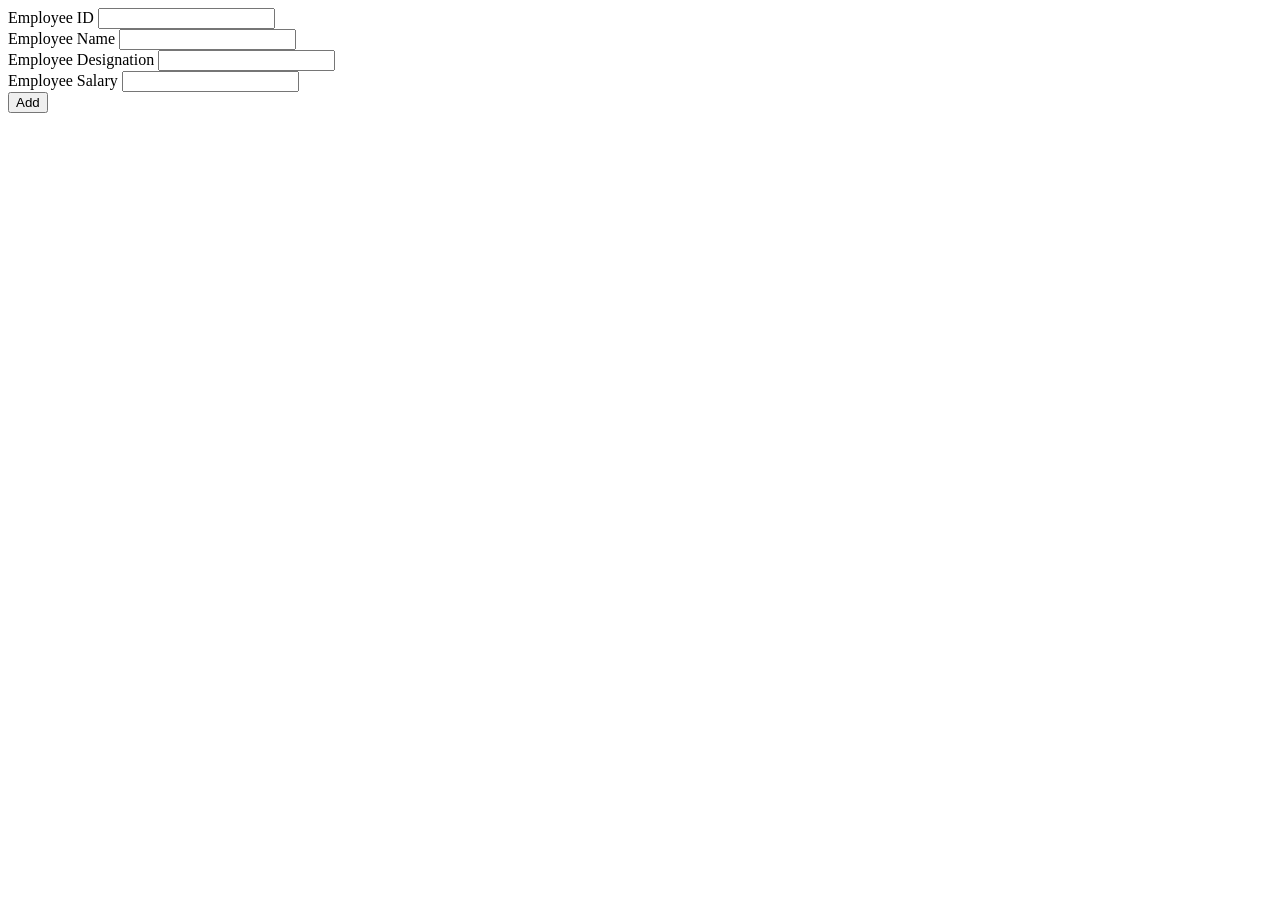
<file: src/main/resources/templates/add.html>
<!DOCTYPE html>
<html xmlns:th="https://www.thymeleaf.org">
<head>
<meta charset="UTF-8">
<title>Insert title here</title>
</head>
<body>
<form class="row g-3 mt-5" th:action="@{/index1}" th:object="${employees1}" method="POST">
            <div class="col-md-6">
              <label for="inputEmail4" class="form-label">Employee ID </label>
              <input type="text" class="form-control" id="inputEmail4" th:field="*{id}">
            </div>
            <div class="col-md-6">
              <label for="inputPassword4" class="form-label">Employee Name</label>
              <input type="text" class="form-control" id="inputPassword4" th:field="*{name}">
            </div>

            <div class="col-md-6">
              <label for="inputPassword4" class="form-label">Employee Designation</label>
              <input type="text" class="form-control" id="inputPassword4" th:field="*{designation}">
            </div>

            
            <div class="col-md-6">
              <label for="inputPassword4" class="form-label">Employee Salary</label>
              <input type="text" class="form-control" id="inputPassword4" th:field="*{Salary}">
            </div>
           
            <div class="col-12">
              <button type="submit" class="btn btn-primary">Add </button>
            </div>
          </form>
</body>
</html>
</file>
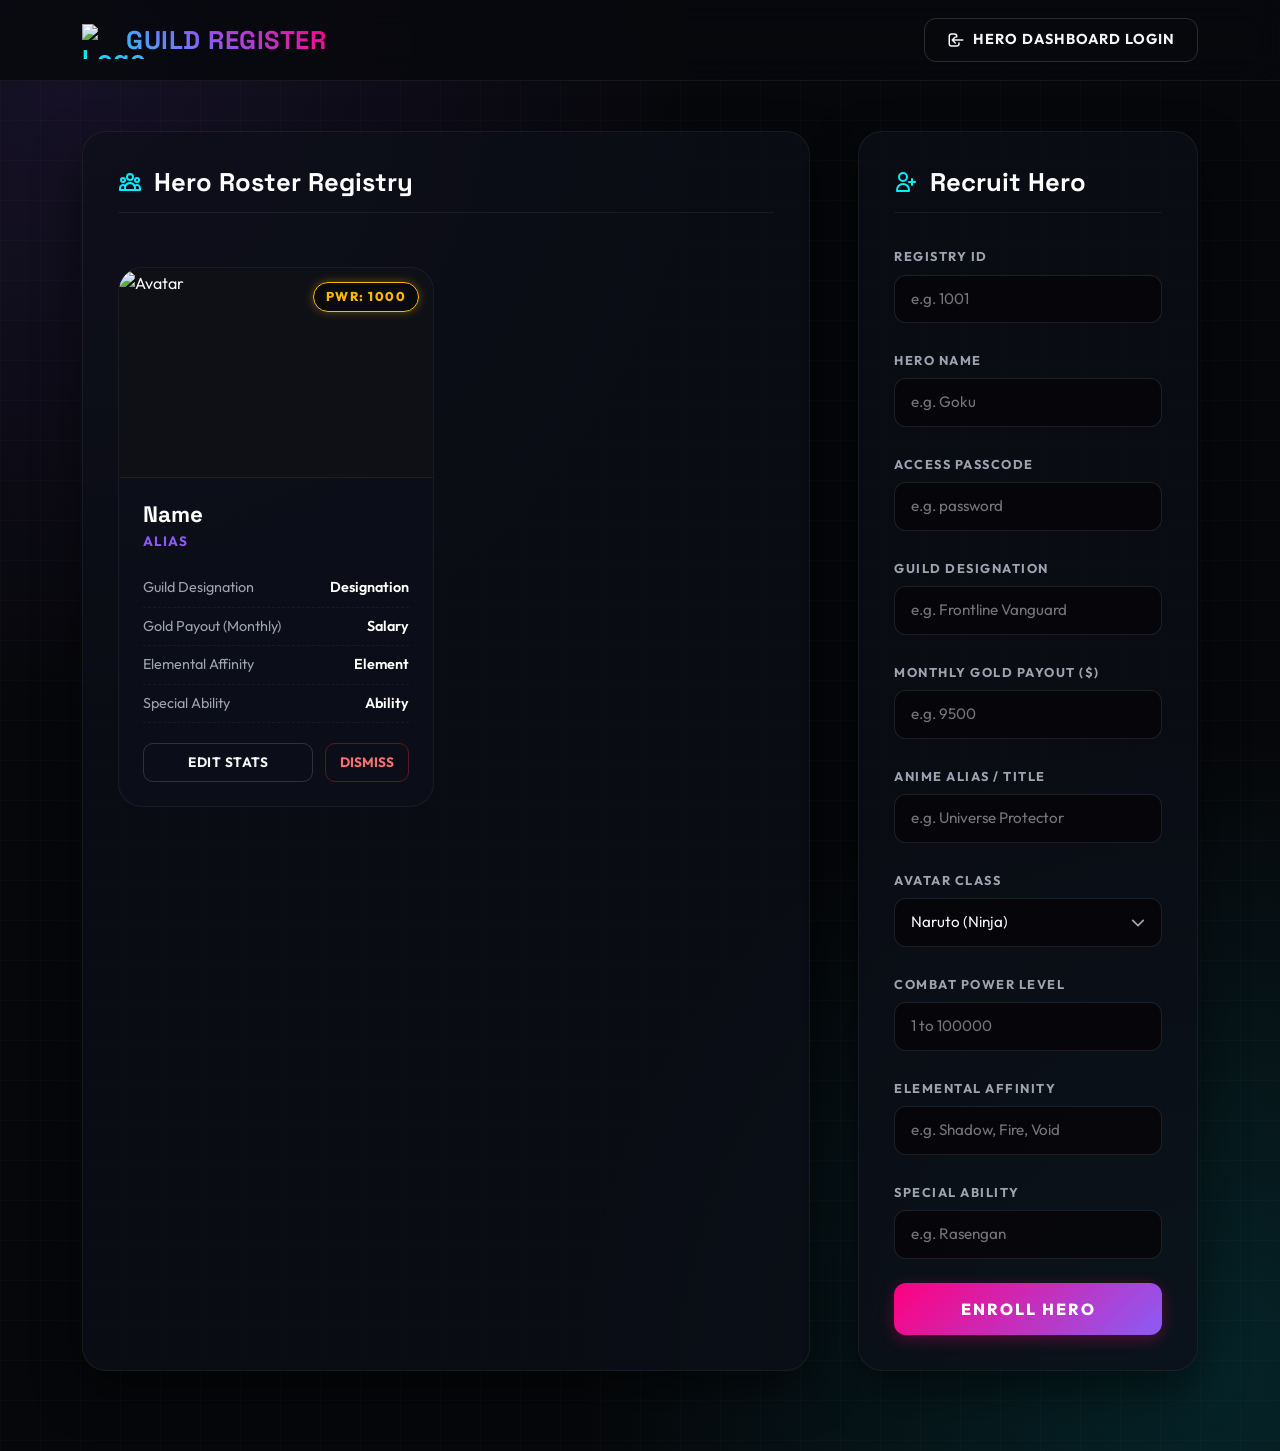
<file: src/main/resources/templates/employee.html>
<!DOCTYPE html>
<html xmlns:th="https://www.thymeleaf.org">
<head>
    <meta charset="UTF-8">
    <meta name="viewport" content="width=device-width, initial-scale=1.0">
    <title>Guild Registry | Salary Management</title>
    <!-- Google Fonts: Space Grotesk & Outfit -->
    <link rel="preconnect" href="https://fonts.googleapis.com">
    <link rel="preconnect" href="https://fonts.gstatic.com" crossorigin>
    <link href="https://fonts.googleapis.com/css2?family=Outfit:wght@300;400;600;700;900&family=Space+Grotesk:wght@400;700&display=swap" rel="stylesheet">
    <!-- Bootstrap CSS -->
    <link href="https://cdn.jsdelivr.net/npm/bootstrap@5.3.3/dist/css/bootstrap.min.css" rel="stylesheet" integrity="sha384-QWTKZyjpPEjISv5WaRU9OFeRpok6YctnYmDr5pNlyT2bRjXh0JMhjY6hW+ALEwIH" crossorigin="anonymous">
    
    <style>
        :root {
            --bg-color: #06070a;
            --card-bg: rgba(13, 15, 24, 0.75);
            --neon-pink: #ff007f;
            --neon-cyan: #00f0ff;
            --neon-violet: #8b5cf6;
            --neon-yellow: #ffb703;
            --text-primary: #f3f4f6;
            --text-secondary: #9ca3af;
            --neon-theme: #8b5cf6;
            --neon-glow: rgba(139, 92, 246, 0.25);
        }

        body {
            background-color: var(--bg-color);
            background-image: 
                radial-gradient(circle at 5% 5%, rgba(139, 92, 246, 0.12) 0%, transparent 35%),
                radial-gradient(circle at 95% 95%, rgba(0, 240, 255, 0.12) 0%, transparent 35%);
            color: var(--text-primary);
            font-family: 'Outfit', sans-serif;
            min-height: 100vh;
            padding-bottom: 80px;
            overflow-x: hidden;
            position: relative;
        }

        /* Scanline gaming grid */
        body::before {
            content: '';
            position: absolute;
            top: 0; left: 0; right: 0; bottom: 0;
            background-image: 
                linear-gradient(to right, rgba(255, 255, 255, 0.015) 1px, transparent 1px),
                linear-gradient(to bottom, rgba(255, 255, 255, 0.015) 1px, transparent 1px);
            background-size: 40px 40px;
            pointer-events: none;
            z-index: 0;
        }

        /* Navbar Styling */
        .navbar-cyber {
            background: rgba(8, 9, 14, 0.85);
            backdrop-filter: blur(15px);
            -webkit-backdrop-filter: blur(15px);
            border-bottom: 1px solid rgba(255, 255, 255, 0.06);
            padding: 18px 0;
            margin-bottom: 50px;
            z-index: 100;
        }

        .navbar-brand-cyber {
            font-family: 'Space Grotesk', sans-serif;
            font-weight: 700;
            font-size: 1.6rem;
            background: linear-gradient(45deg, var(--neon-cyan), var(--neon-violet), var(--neon-pink));
            -webkit-background-clip: text;
            -webkit-text-fill-color: transparent;
            text-decoration: none;
            display: flex;
            align-items: center;
            gap: 12px;
            letter-spacing: 0.5px;
        }

        .navbar-brand-cyber img {
            width: 32px;
            height: 32px;
            object-fit: contain;
        }

        .nav-btn {
            border: 1.5px solid rgba(255, 255, 255, 0.15);
            border-radius: 12px;
            padding: 10px 22px;
            font-size: 0.9rem;
            font-weight: 700;
            color: var(--text-primary);
            transition: all 0.3s cubic-bezier(0.16, 1, 0.3, 1);
            text-decoration: none;
            display: inline-flex;
            align-items: center;
            gap: 8px;
            text-transform: uppercase;
            letter-spacing: 1px;
        }

        .nav-btn:hover {
            background: rgba(255, 255, 255, 0.05);
            border-color: var(--neon-cyan);
            color: #fff;
            box-shadow: 0 0 15px rgba(0, 240, 255, 0.3);
            transform: translateY(-1px);
        }

        /* Panel Styling */
        .cyber-panel {
            background: var(--card-bg);
            backdrop-filter: blur(25px);
            -webkit-backdrop-filter: blur(25px);
            border: 1px solid rgba(255, 255, 255, 0.06);
            border-radius: 24px;
            padding: 35px;
            box-shadow: 0 20px 45px rgba(0, 0, 0, 0.5);
            height: 100%;
        }

        .panel-heading {
            font-family: 'Space Grotesk', sans-serif;
            font-weight: 700;
            font-size: 1.6rem;
            margin-bottom: 30px;
            color: #fff;
            display: flex;
            align-items: center;
            gap: 12px;
            border-bottom: 1.5px solid rgba(255, 255, 255, 0.06);
            padding-bottom: 15px;
        }

        .panel-heading svg {
            color: var(--neon-cyan);
        }

        /* Form styling */
        .form-label {
            color: var(--text-secondary);
            font-size: 0.8rem;
            text-transform: uppercase;
            letter-spacing: 1.5px;
            font-weight: 700;
            margin-bottom: 8px;
        }

        .form-control-cyber {
            background: rgba(6, 7, 10, 0.85);
            border: 1px solid rgba(255, 255, 255, 0.1);
            border-radius: 12px;
            color: var(--text-primary);
            padding: 12px 16px;
            font-size: 0.95rem;
            transition: all 0.3s cubic-bezier(0.16, 1, 0.3, 1);
        }

        .form-control-cyber:focus {
            background: rgba(6, 7, 10, 0.98);
            border-color: var(--neon-cyan);
            box-shadow: 0 0 15px rgba(0, 240, 255, 0.25);
            outline: none;
            color: #fff;
        }

        /* Dropdown custom look */
        select.form-control-cyber {
            appearance: none;
            background-image: url("data:image/svg+xml,%3csvg xmlns='http://www.w3.org/2000/svg' viewBox='0 0 16 16'%3e%3cpath fill='none' stroke='%239ca3af' stroke-linecap='round' stroke-linejoin='round' stroke-width='2' d='m2 5 6 6 6-6'/%3e%3c/svg%3e");
            background-repeat: no-repeat;
            background-position: right 16px center;
            background-size: 14px;
            padding-right: 45px;
        }

        .btn-cyber {
            background: linear-gradient(135deg, var(--neon-pink) 0%, var(--neon-violet) 100%);
            border: none;
            border-radius: 12px;
            color: #fff;
            padding: 14px 30px;
            font-size: 1rem;
            font-weight: 800;
            text-transform: uppercase;
            letter-spacing: 2px;
            transition: all 0.3s cubic-bezier(0.16, 1, 0.3, 1);
            box-shadow: 0 4px 15px rgba(255, 0, 127, 0.3);
        }

        .btn-cyber:hover {
            transform: translateY(-2px);
            box-shadow: 0 8px 25px rgba(255, 0, 127, 0.5);
            filter: brightness(1.1);
        }

        /* Dynamic character themes */
        .theme-naruto {
            --neon-theme: #ff7a00;
            --neon-glow: rgba(255, 122, 0, 0.3);
        }
        .theme-luffy {
            --neon-theme: #ff003c;
            --neon-glow: rgba(255, 0, 60, 0.3);
        }
        .theme-gojo {
            --neon-theme: #00f0ff;
            --neon-glow: rgba(0, 240, 255, 0.3);
        }
        .theme-nezuko {
            --neon-theme: #ff00a0;
            --neon-glow: rgba(255, 0, 160, 0.3);
        }

        /* Character cards list */
        .char-card {
            background: rgba(14, 16, 27, 0.6);
            border: 1.5px solid rgba(255, 255, 255, 0.06);
            border-radius: 24px;
            overflow: hidden;
            transition: all 0.4s cubic-bezier(0.16, 1, 0.3, 1);
            position: relative;
            height: 100%;
            display: flex;
            flex-direction: column;
        }

        .char-card:hover {
            transform: translateY(-8px);
            border-color: var(--neon-theme);
            box-shadow: 0 20px 40px rgba(0, 0, 0, 0.5), 
                        0 0 25px var(--neon-glow);
        }

        .card-header-pic {
            position: relative;
            width: 100%;
            aspect-ratio: 1.5;
            overflow: hidden;
            background: #0f1016;
            border-bottom: 1.5px solid rgba(255, 255, 255, 0.06);
        }

        .card-avatar {
            width: 100%;
            height: 100%;
            object-fit: cover;
            transition: transform 0.6s cubic-bezier(0.16, 1, 0.3, 1);
        }

        .char-card:hover .card-avatar {
            transform: scale(1.1);
        }

        .card-power-badge {
            position: absolute;
            top: 14px; right: 14px;
            background: rgba(8, 9, 14, 0.9);
            border: 1.5px solid var(--neon-yellow);
            color: var(--neon-yellow);
            font-size: 0.8rem;
            font-weight: 800;
            padding: 4px 12px;
            border-radius: 50px;
            letter-spacing: 1.5px;
            box-shadow: 0 0 10px rgba(255, 183, 3, 0.35);
        }

        .card-body-cyber {
            padding: 24px;
            flex: 1;
            display: flex;
            flex-direction: column;
        }

        .card-char-name {
            font-family: 'Space Grotesk', sans-serif;
            font-weight: 700;
            font-size: 1.4rem;
            color: #fff;
            margin-bottom: 2px;
        }

        .card-char-alias {
            font-size: 0.85rem;
            color: var(--neon-theme);
            font-weight: 700;
            letter-spacing: 1px;
            text-transform: uppercase;
            margin-bottom: 18px;
        }

        .card-stat-line {
            display: flex;
            justify-content: space-between;
            font-size: 0.9rem;
            padding: 8px 0;
            border-bottom: 1px dashed rgba(255, 255, 255, 0.05);
        }

        .card-stat-label {
            color: var(--text-secondary);
        }

        .card-stat-value {
            color: #fff;
            font-weight: 600;
        }

        .card-actions {
            margin-top: auto;
            padding-top: 20px;
            display: flex;
            gap: 12px;
        }

        .btn-card-edit {
            flex: 1;
            border: 1.5px solid rgba(255, 255, 255, 0.15);
            background: transparent;
            color: var(--text-primary);
            border-radius: 10px;
            padding: 8px 12px;
            font-size: 0.85rem;
            font-weight: 700;
            text-align: center;
            text-decoration: none;
            transition: all 0.25s ease;
            text-transform: uppercase;
            letter-spacing: 0.5px;
        }

        .btn-card-edit:hover {
            background: rgba(255, 255, 255, 0.04);
            border-color: var(--neon-cyan);
            color: #fff;
            box-shadow: 0 0 10px rgba(0, 240, 255, 0.25);
        }

        .btn-card-delete {
            border: 1.5px solid rgba(220, 38, 38, 0.4);
            background: transparent;
            color: #f87171;
            border-radius: 10px;
            padding: 8px 14px;
            font-size: 0.85rem;
            font-weight: 700;
            text-align: center;
            text-decoration: none;
            transition: all 0.25s ease;
            text-transform: uppercase;
        }

        .btn-card-delete:hover {
            background: rgba(220, 38, 38, 0.1);
            border-color: #ef4444;
            color: #fca5a5;
            box-shadow: 0 0 12px rgba(239, 68, 68, 0.3);
        }

        /* Spacings and grid alignment */
        .guild-grid {
            margin-top: 10px;
        }

        /* Animation Keyframes */
        @keyframes fadeInUp {
            from {
                opacity: 0;
                transform: translateY(30px);
            }
            to {
                opacity: 1;
                transform: translateY(0);
            }
        }

        .animate-fade-in {
            animation: fadeInUp 0.7s cubic-bezier(0.16, 1, 0.3, 1) both;
        }

        .anim-delay-1 { animation-delay: 0.15s; }
        .anim-delay-2 { animation-delay: 0.3s; }
    </style>
</head>
<body>

    <!-- Header Navbar -->
    <nav class="navbar navbar-cyber">
        <div class="container">
            <a class="navbar-brand-cyber" th:href="@{/index}">
                <img th:src="@{/images/guild_logo.jpg}" alt="Logo">
                GUILD REGISTER
            </a>
            <div class="d-flex gap-3">
                <a th:href="@{/login}" class="nav-btn">
                    <svg width="18" height="18" fill="none" stroke="currentColor" stroke-width="2" viewBox="0 0 24 24">
                        <path stroke-linecap="round" stroke-linejoin="round" d="M11 16l-4-4m0 0l4-4m-4 4h14m-5 4v1a3 3 0 01-3 3H6a3 3 0 01-3-3V7a3 3 0 013-3h4a3 3 0 013 3v1"/>
                    </svg>
                    Hero Dashboard Login
                </a>
            </div>
        </div>
    </nav>

    <div class="container z-3 position-relative">
        <div class="row g-5">
            
            <!-- Left Side: Roster Card Grid -->
            <div class="col-lg-8 order-lg-1 order-2 animate-fade-in anim-delay-1">
                <div class="cyber-panel">
                    <h2 class="panel-heading">
                        <svg width="24" height="24" fill="none" stroke="currentColor" stroke-width="2" viewBox="0 0 24 24">
                            <path stroke-linecap="round" stroke-linejoin="round" d="M17 20h5v-2a3 3 0 00-5.356-1.857M17 20H7m10 0v-2c0-.656-.126-1.283-.356-1.857M7 20H2v-2a3 3 0 015.356-1.857M7 20v-2c0-.656.126-1.283.356-1.857m0 0a5.002 5.002 0 019.288 0M15 7a3 3 0 11-6 0 3 3 0 016 0zm6 3a2 2 0 11-4 0 2 2 0 014 0zM7 10a2 2 0 11-4 0 2 2 0 014 0z"/>
                        </svg>
                        Hero Roster Registry
                    </h2>
                    
                    <div class="row g-4 guild-grid">
                        <!-- Iteration over Employees -->
                        <div class="col-md-6" th:each="emp : ${employees}">
                            <!-- Classappend custom theme class based on avatar field -->
                            <div class="char-card" 
                                 th:classappend="${emp.avatar == 'naruto' ? 'theme-naruto' : 
                                                   emp.avatar == 'luffy' ? 'theme-luffy' : 
                                                   emp.avatar == 'gojo' ? 'theme-gojo' : 
                                                   emp.avatar == 'nezuko' ? 'theme-nezuko' : ''}">
                                <div class="card-header-pic">
                                    <img th:src="${emp.avatar == 'naruto' ? '/images/naruto.jpg' : 
                                                   emp.avatar == 'luffy' ? '/images/luffy.jpg' : 
                                                   emp.avatar == 'gojo' ? '/images/gojo.jpg' : 
                                                   emp.avatar == 'nezuko' ? '/images/nezuko.jpg' : '/salary_6847787.png'}" 
                                         class="card-avatar" alt="Avatar">
                                    <div class="card-power-badge" th:text="'PWR: ' + ${emp.powerLevel}">PWR: 1000</div>
                                </div>
                                <div class="card-body-cyber">
                                    <h3 class="card-char-name" th:text="${emp.name}">Name</h3>
                                    <div class="card-char-alias" th:text="${emp.animeAlias != null && !emp.animeAlias.isEmpty() ? emp.animeAlias : 'Roster Class Member'}">Alias</div>
                                    
                                    <div class="card-stat-line">
                                        <span class="card-stat-label">Guild Designation</span>
                                        <span class="card-stat-value" th:text="${emp.designation}">Designation</span>
                                    </div>
                                    <div class="card-stat-line">
                                        <span class="card-stat-label">Gold Payout (Monthly)</span>
                                        <span class="card-stat-value" th:text="'$ ' + ${emp.Salary}">Salary</span>
                                    </div>
                                    <div class="card-stat-line">
                                        <span class="card-stat-label">Elemental Affinity</span>
                                        <span class="card-stat-value" th:text="${emp.magicElement != null && !emp.magicElement.isEmpty() ? emp.magicElement : 'None'}">Element</span>
                                    </div>
                                    <div class="card-stat-line">
                                        <span class="card-stat-label">Special Ability</span>
                                        <span class="card-stat-value text-truncate" style="max-width: 155px;" th:text="${emp.specialAbility != null && !emp.specialAbility.isEmpty() ? emp.specialAbility : 'None'}">Ability</span>
                                    </div>
                                    
                                    <div class="card-actions">
                                        <a th:href="@{/employee/edit/{id}(id=${emp.id})}" class="btn-card-edit">Edit Stats</a>
                                        <a th:href="@{/employee/{id}(id=${emp.id})}" class="btn-card-delete" onclick="return confirm('Are you sure you want to dismiss this hero from the guild?');">Dismiss</a>
                                    </div>
                                </div>
                            </div>
                        </div>
                    </div>
                </div>
            </div>

            <!-- Right Side: Recruit/Add Form -->
            <div class="col-lg-4 order-lg-2 order-1 animate-fade-in anim-delay-2">
                <div class="cyber-panel">
                    <h2 class="panel-heading">
                        <svg width="24" height="24" fill="none" stroke="currentColor" stroke-width="2" viewBox="0 0 24 24">
                            <path stroke-linecap="round" stroke-linejoin="round" d="M18 9v3m0 0v3m0-3h3m-3 0h-3m-2-5a4 4 0 11-8 0 4 4 0 018 0zM3 20a6 6 0 0112 0v1H3v-1z"/>
                        </svg>
                        Recruit Hero
                    </h2>
                    
                    <form class="row g-4" th:action="@{/index1}" th:object="${employees1}" method="POST">
                        
                        <div class="col-12">
                            <label for="id" class="form-label">Registry ID</label>
                            <input type="number" class="form-control-cyber w-100" id="id" th:field="*{id}" required placeholder="e.g. 1001">
                        </div>

                        <div class="col-12">
                            <label for="name" class="form-label">Hero Name</label>
                            <input type="text" class="form-control-cyber w-100" id="name" th:field="*{name}" required placeholder="e.g. Goku">
                        </div>

                        <div class="col-12">
                            <label for="password" class="form-label">Access Passcode</label>
                            <input type="password" class="form-control-cyber w-100" id="password" th:field="*{password}" required placeholder="e.g. password">
                        </div>

                        <div class="col-12">
                            <label for="designation" class="form-label">Guild Designation</label>
                            <input type="text" class="form-control-cyber w-100" id="designation" th:field="*{designation}" required placeholder="e.g. Frontline Vanguard">
                        </div>

                        <div class="col-12">
                            <label for="salary" class="form-label">Monthly Gold Payout ($)</label>
                            <input type="number" step="0.01" class="form-control-cyber w-100" id="salary" th:field="*{Salary}" required placeholder="e.g. 9500">
                        </div>

                        <div class="col-12">
                            <label for="animeAlias" class="form-label">Anime Alias / Title</label>
                            <input type="text" class="form-control-cyber w-100" id="animeAlias" th:field="*{animeAlias}" placeholder="e.g. Universe Protector">
                        </div>

                        <div class="col-12">
                            <label for="avatar" class="form-label">Avatar Class</label>
                            <select class="form-control-cyber w-100" id="avatar" th:field="*{avatar}">
                                <option value="naruto">Naruto (Ninja)</option>
                                <option value="luffy">Luffy (Pirate)</option>
                                <option value="gojo">Gojo (Sorcerer)</option>
                                <option value="nezuko">Nezuko (Demon)</option>
                            </select>
                        </div>

                        <div class="col-12">
                            <label for="powerLevel" class="form-label">Combat Power Level</label>
                            <input type="number" class="form-control-cyber w-100" id="powerLevel" th:field="*{powerLevel}" min="1" max="100000" placeholder="1 to 100000">
                        </div>

                        <div class="col-12">
                            <label for="magicElement" class="form-label">Elemental Affinity</label>
                            <input type="text" class="form-control-cyber w-100" id="magicElement" th:field="*{magicElement}" placeholder="e.g. Shadow, Fire, Void">
                        </div>

                        <div class="col-12">
                            <label for="specialAbility" class="form-label">Special Ability</label>
                            <input type="text" class="form-control-cyber w-100" id="specialAbility" th:field="*{specialAbility}" placeholder="e.g. Rasengan">
                        </div>

                        <div class="col-12 mt-4 text-center">
                            <button type="submit" class="btn-cyber w-100">Enroll Hero</button>
                        </div>
                    </form>
                </div>
            </div>

        </div>
    </div>

    <!-- Bootstrap Bundle -->
    <script src="https://cdn.jsdelivr.net/npm/bootstrap@5.3.3/dist/js/bootstrap.bundle.min.js" integrity="sha384-YvpcrYf0tY3lHB60NNkmXc5s9fDVZLESaAA55NDzOxhy9GkcIdslK1eN7N6jIeHz" crossorigin="anonymous"></script>
</body>
</html>
</file>
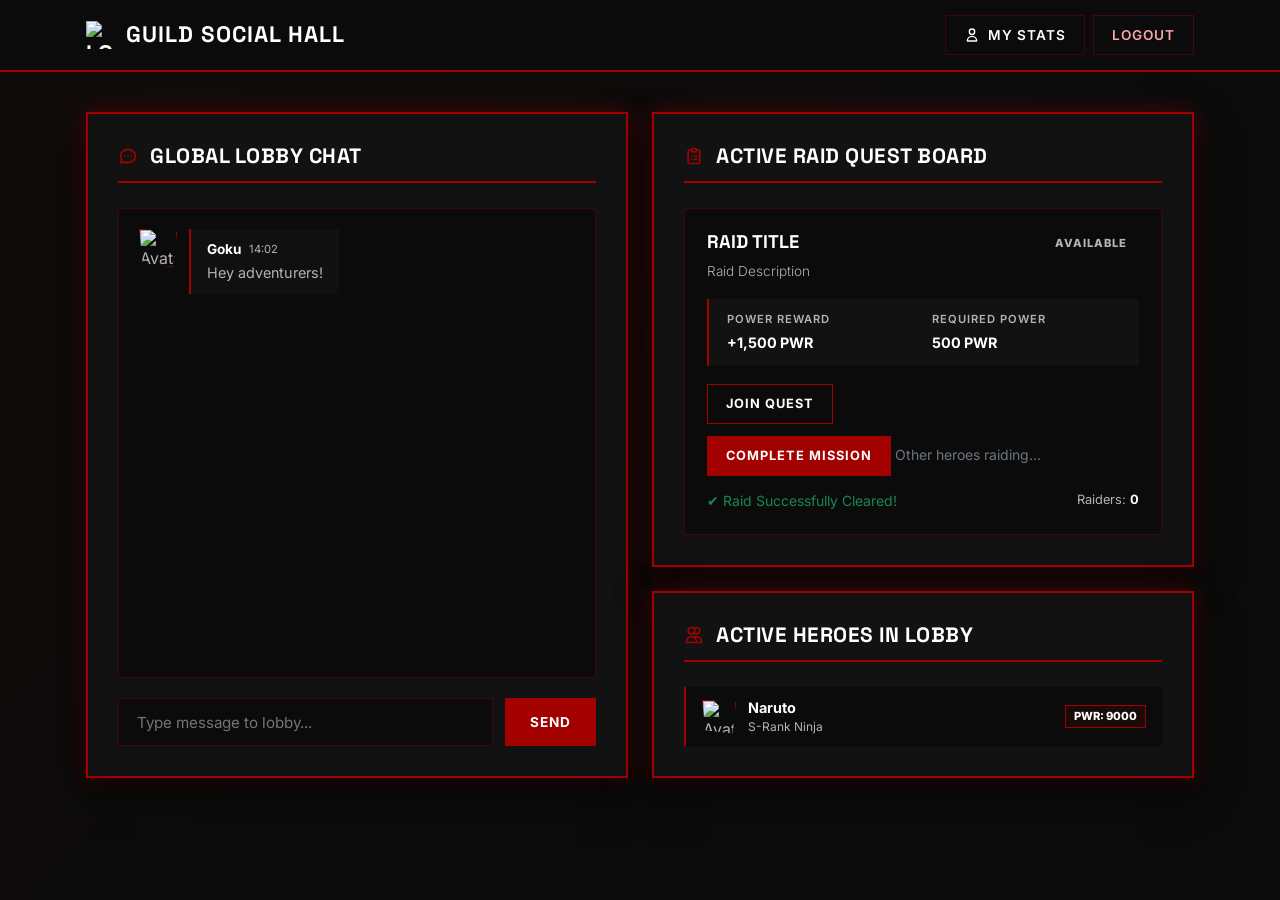
<file: src/main/resources/templates/guild-hall.html>
<!DOCTYPE html>
<html xmlns:th="https://www.thymeleaf.org">
<head>
    <meta charset="UTF-8">
    <meta name="viewport" content="width=device-width, initial-scale=1.0">
    <title>Guild Hall | Multiplayer Lobby</title>
    <!-- Google Fonts: Space Grotesk & Inter -->
    <link rel="preconnect" href="https://fonts.googleapis.com">
    <link rel="preconnect" href="https://fonts.gstatic.com" crossorigin>
    <link href="https://fonts.googleapis.com/css2?family=Inter:wght@300;400;600;700&family=Space+Grotesk:wght@700&display=swap" rel="stylesheet">
    <!-- Bootstrap CSS -->
    <link href="https://cdn.jsdelivr.net/npm/bootstrap@5.3.3/dist/css/bootstrap.min.css" rel="stylesheet" integrity="sha384-QWTKZyjpPEjISv5WaRU9OFeRpok6YctnYmDr5pNlyT2bRjXh0JMhjY6hW+ALEwIH" crossorigin="anonymous">
    
    <style>
        :root {
            --bg-primary: #0B0B0B;
            --bg-secondary: #121212;
            --accent-crimson: #A30000;
            --accent-crimson-glow: rgba(163, 0, 0, 0.45);
            --text-primary: #FFFFFF;
            --text-secondary: #B3B3B3;
            --border-color: rgba(163, 0, 0, 0.35);
        }

        body {
            background-color: var(--bg-primary);
            color: var(--text-secondary);
            font-family: 'Inter', sans-serif;
            min-height: 100vh;
            display: flex;
            flex-direction: column;
            overflow-x: hidden;
            position: relative;
        }

        /* Diagonal visual textures */
        body::before {
            content: '';
            position: absolute;
            top: 0; left: 0; right: 0; height: 100%;
            background: linear-gradient(135deg, rgba(163, 0, 0, 0.04) 0%, transparent 60%);
            pointer-events: none;
            z-index: 0;
        }

        /* Navbar Styling */
        .navbar-cyber {
            background: #0B0B0B;
            border-bottom: 2px solid var(--accent-crimson);
            padding: 15px 0;
            z-index: 100;
        }

        .navbar-brand-cyber {
            font-family: 'Space Grotesk', sans-serif;
            font-weight: 700;
            font-size: 1.4rem;
            color: var(--text-primary) !important;
            text-decoration: none;
            display: flex;
            align-items: center;
            gap: 12px;
            letter-spacing: 1px;
            text-transform: uppercase;
        }

        .navbar-brand-cyber img {
            width: 28px;
            height: 28px;
            object-fit: contain;
        }

        .nav-btn {
            border: 1px solid var(--border-color);
            background: transparent;
            border-radius: 0;
            padding: 8px 18px;
            font-size: 0.85rem;
            font-weight: 600;
            color: var(--text-primary);
            transition: all 0.25s ease;
            text-decoration: none;
            display: inline-flex;
            align-items: center;
            gap: 8px;
            text-transform: uppercase;
            letter-spacing: 1px;
            height: 40px;
        }

        .nav-btn:hover {
            border-color: var(--accent-crimson);
            background: rgba(163, 0, 0, 0.1);
            color: #fff;
            box-shadow: 0 0 10px var(--accent-crimson-glow);
        }

        .nav-btn-logout {
            border-color: rgba(163, 0, 0, 0.4);
            color: #fca5a5;
        }

        .nav-btn-logout:hover {
            background: rgba(163, 0, 0, 0.15);
            border-color: var(--accent-crimson);
            color: #fff;
        }

        /* Lobby Containers */
        .lobby-wrapper {
            flex: 1;
            padding: 40px 0;
            z-index: 10;
        }

        .cyber-panel {
            background: var(--bg-secondary);
            border: 2px solid var(--accent-crimson);
            border-radius: 0;
            padding: 30px;
            box-shadow: 0 15px 35px rgba(0, 0, 0, 0.65), 
                        0 0 20px var(--accent-crimson-glow);
            display: flex;
            flex-direction: column;
        }

        .chat-panel {
            height: 100%;
        }

        .panel-heading {
            font-family: 'Space Grotesk', sans-serif;
            font-weight: 700;
            font-size: 1.3rem;
            margin-bottom: 25px;
            color: #fff;
            display: flex;
            align-items: center;
            gap: 12px;
            border-bottom: 2px solid var(--accent-crimson);
            padding-bottom: 12px;
            text-transform: uppercase;
            letter-spacing: 0.5px;
        }

        .panel-heading svg {
            color: var(--accent-crimson);
        }

        /* 1. Global Chat Room Styles */
        .chat-box {
            flex: 1;
            min-height: 350px;
            overflow-y: auto;
            background: #0B0B0B;
            border: 1px solid var(--border-color);
            border-radius: 0;
            padding: 20px;
            margin-bottom: 20px;
            display: flex;
            flex-direction: column;
            gap: 15px;
            scroll-behavior: smooth;
        }

        .chat-message {
            display: flex;
            gap: 12px;
            align-items: flex-start;
        }

        /* Skewed small avatar in chat */
        .chat-avatar {
            width: 38px;
            height: 38px;
            object-fit: cover;
            border: 1.5px solid var(--accent-crimson);
            clip-path: polygon(0 0, 100% 8%, 90% 100%, 10% 90%);
        }

        .chat-body {
            background: rgba(255, 255, 255, 0.02);
            border-left: 2px solid var(--accent-crimson);
            padding: 10px 16px;
            max-width: 85%;
        }

        .chat-meta {
            display: flex;
            align-items: center;
            gap: 8px;
            margin-bottom: 4px;
        }

        .chat-sender {
            font-size: 0.85rem;
            font-weight: 700;
            color: var(--text-primary);
        }

        .chat-time {
            font-size: 0.7rem;
            color: var(--text-secondary);
        }

        .chat-text {
            font-size: 0.9rem;
            color: var(--text-secondary);
            word-break: break-word;
            line-height: 1.4;
        }

        .chat-form {
            display: flex;
            gap: 12px;
        }

        .chat-input {
            flex: 1;
            background: #0B0B0B;
            border: 1px solid var(--border-color);
            border-radius: 0;
            color: var(--text-primary);
            padding: 12px 18px;
            font-size: 0.95rem;
            transition: all 0.25s ease;
            height: 48px;
        }

        .chat-input:focus {
            border-color: var(--accent-crimson);
            box-shadow: 0 0 10px var(--accent-crimson-glow);
            outline: none;
        }

        .btn-send {
            background: var(--accent-crimson);
            border: none;
            border-radius: 0;
            color: #fff;
            padding: 0 25px;
            font-size: 0.85rem;
            font-weight: 700;
            text-transform: uppercase;
            letter-spacing: 1px;
            transition: all 0.25s ease;
            height: 48px;
        }

        .btn-send:hover {
            background: #c30000;
            box-shadow: 0 0 10px var(--accent-crimson-glow);
        }

        /* 2. Quest Board Styles */
        .quest-list {
            display: flex;
            flex-direction: column;
            gap: 20px;
        }

        .quest-card {
            background: #0B0B0B;
            border: 1px solid var(--border-color);
            padding: 22px;
            position: relative;
        }

        .quest-card:hover {
            border-color: var(--accent-crimson);
            box-shadow: 0 0 10px var(--accent-crimson-glow);
        }

        .quest-status-badge {
            position: absolute;
            top: 22px; right: 22px;
            font-size: 0.7rem;
            font-weight: 800;
            padding: 4px 12px;
            letter-spacing: 1px;
            text-transform: uppercase;
            border-radius: 0;
        }

        .status-available {
            background: rgba(16, 185, 129, 0.1);
            border: 1px solid #10b981;
            color: #10b981;
        }

        .status-active {
            background: rgba(163, 0, 0, 0.1);
            border: 1px solid var(--accent-crimson);
            color: #ffcccc;
            box-shadow: 0 0 8px var(--accent-crimson-glow);
        }

        .status-completed {
            background: rgba(255, 255, 255, 0.03);
            border: 1px solid rgba(255, 255, 255, 0.15);
            color: var(--text-secondary);
        }

        .quest-title {
            font-family: 'Space Grotesk', sans-serif;
            font-weight: 700;
            font-size: 1.15rem;
            color: var(--text-primary);
            margin-bottom: 8px;
            text-transform: uppercase;
            max-width: 70%;
        }

        .quest-desc {
            color: var(--text-secondary);
            font-size: 0.85rem;
            line-height: 1.5;
            font-weight: 300;
            margin-bottom: 18px;
        }

        .quest-meta-grid {
            display: grid;
            grid-template-columns: repeat(2, 1fr);
            gap: 15px;
            background: #121212;
            padding: 12px 18px;
            margin-bottom: 18px;
            border-left: 2px solid var(--accent-crimson);
        }

        .quest-meta-lbl {
            font-size: 0.7rem;
            color: var(--text-secondary);
            text-transform: uppercase;
            letter-spacing: 1px;
            font-weight: 600;
            margin-bottom: 4px;
        }

        .quest-meta-val {
            font-size: 0.9rem;
            font-weight: 700;
            color: #fff;
        }

        .quest-actions {
            display: flex;
            flex-wrap: wrap;
            justify-content: space-between;
            align-items: center;
            gap: 12px;
        }

        .quest-participants {
            font-size: 0.8rem;
            color: var(--text-secondary);
        }

        .quest-participants span {
            color: var(--text-primary);
            font-weight: 700;
        }

        .btn-quest {
            background: transparent;
            border: 1px solid var(--accent-crimson);
            color: #fff;
            font-weight: 700;
            font-size: 0.8rem;
            padding: 8px 18px;
            border-radius: 0;
            text-transform: uppercase;
            letter-spacing: 1px;
            transition: all 0.25s ease;
            height: 40px;
            display: inline-flex;
            align-items: center;
        }

        .btn-quest:hover:not(:disabled) {
            background: var(--accent-crimson);
            box-shadow: 0 0 10px var(--accent-crimson-glow);
        }

        .btn-quest:disabled {
            border-color: rgba(255, 255, 255, 0.1);
            color: rgba(255, 255, 255, 0.2);
            cursor: not-allowed;
        }

        .btn-quest-complete {
            background: var(--accent-crimson);
            border-color: var(--accent-crimson);
        }

        .btn-quest-complete:hover {
            background: #c30000;
        }

        /* 3. Hero Lobby Styles (Roster List) */
        .member-list {
            display: flex;
            flex-direction: column;
            gap: 12px;
            max-height: 350px;
            overflow-y: auto;
        }

        .member-card {
            display: flex;
            align-items: center;
            justify-content: space-between;
            background: #0B0B0B;
            border-left: 2px solid var(--accent-crimson);
            padding: 10px 16px;
            transition: all 0.25s ease;
        }

        .member-card:hover {
            border-left-color: #fff;
            transform: translateX(2px);
        }

        .member-info {
            display: flex;
            align-items: center;
            gap: 12px;
        }

        .member-avatar {
            width: 34px;
            height: 34px;
            object-fit: cover;
            border: 1px solid var(--accent-crimson);
            clip-path: polygon(0 0, 100% 8%, 90% 100%, 10% 90%);
        }

        .member-name {
            font-size: 0.9rem;
            font-weight: 700;
            color: #fff;
        }

        .member-designation {
            font-size: 0.75rem;
            color: var(--text-secondary);
        }

        .member-power {
            background: rgba(163, 0, 0, 0.1);
            color: var(--text-primary);
            border: 1px solid var(--accent-crimson);
            font-size: 0.7rem;
            font-weight: 800;
            padding: 2px 8px;
        }

        /* Mobile specific responsiveness */
        @media (max-width: 991px) {
            .lobby-wrapper {
                padding: 20px 0;
            }
            .cyber-panel {
                padding: 20px 15px;
            }
            .chat-box {
                min-height: 320px;
                max-height: 380px;
                padding: 15px;
            }
            .quest-title {
                max-width: 60%;
                font-size: 1.05rem;
            }
            .quest-meta-grid {
                grid-template-columns: 1fr;
                gap: 8px;
            }
        }

        @media (max-width: 576px) {
            .navbar-brand-cyber {
                font-size: 1.2rem;
            }
            .nav-btn {
                padding: 8px 12px;
                font-size: 0.8rem;
            }
        }
    </style>
</head>
<body>

    <!-- Header Navbar -->
    <nav class="navbar navbar-cyber">
        <div class="container px-3">
            <a class="navbar-brand-cyber" th:href="@{/guild-hall}">
                <img th:src="@{/images/guild_logo.jpg}" alt="Logo">
                GUILD SOCIAL HALL
            </a>
            <div class="d-flex gap-2">
                <a th:href="@{/profile}" class="nav-btn">
                    <svg width="16" height="16" fill="none" stroke="currentColor" stroke-width="2" viewBox="0 0 24 24">
                        <path stroke-linecap="round" stroke-linejoin="round" d="M16 7a4 4 0 11-8 0 4 4 0 018 0zM12 14a7 7 0 00-7 7h14a7 7 0 00-7-7z"/>
                    </svg>
                    <span class="d-none d-sm-inline">My Stats</span>
                </a>
                <a th:href="@{/logout}" class="nav-btn nav-btn-logout">Logout</a>
            </div>
        </div>
    </nav>

    <!-- Main Social Roster & Chat Section -->
    <div class="lobby-wrapper">
        <div class="container px-3">
            <div class="row g-4">
                
                <!-- Left Column: Chat Lobby -->
                <div class="col-lg-6">
                    <div class="cyber-panel chat-panel">
                        <h2 class="panel-heading">
                            <svg width="20" height="20" fill="none" stroke="currentColor" stroke-width="2" viewBox="0 0 24 24">
                                <path stroke-linecap="round" stroke-linejoin="round" d="M8 12h.01M12 12h.01M16 12h.01M21 12c0 4.418-4.03 8-9 8a9.863 9.863 0 01-4.255-.949L3 20l1.395-3.72C3.512 15.042 3 13.574 3 12c0-4.418 4.03-8 9-8s9 3.582 9 8z"/>
                            </svg>
                            Global Lobby Chat
                        </h2>
                        
                        <!-- Chat box -->
                        <div class="chat-box" id="chatBox">
                            <div class="chat-message" th:each="msg : ${chatMessages}">
                                <img th:src="${msg.senderAvatar == 'naruto' ? '/images/naruto.jpg' : 
                                               msg.senderAvatar == 'luffy' ? '/images/luffy.jpg' : 
                                               msg.senderAvatar == 'gojo' ? '/images/gojo.jpg' : 
                                               msg.senderAvatar == 'nezuko' ? '/images/nezuko.jpg' : '/salary_6847787.png'}" 
                                     class="chat-avatar" alt="Avatar">
                                <div class="chat-body">
                                    <div class="chat-meta">
                                        <span class="chat-sender" th:text="${msg.senderName}">Goku</span>
                                        <span class="chat-time" th:text="${#temporals.format(msg.timestamp, 'HH:mm')}">14:02</span>
                                    </div>
                                    <div class="chat-text" th:text="${msg.messageText}">Hey adventurers!</div>
                                </div>
                            </div>
                        </div>

                        <!-- Chat input form -->
                        <form class="chat-form" th:action="@{/chat/send}" method="POST">
                            <input type="text" name="messageText" class="chat-input" placeholder="Type message to lobby..." required autocomplete="off">
                            <button type="submit" class="btn-send">Send</button>
                        </form>
                    </div>
                </div>

                <!-- Right Column: Multiplayer Raid Quest Board & Lobby list -->
                <div class="col-lg-6">
                    <!-- Quest board -->
                    <div class="cyber-panel mb-4">
                        <h2 class="panel-heading">
                            <svg width="20" height="20" fill="none" stroke="currentColor" stroke-width="2" viewBox="0 0 24 24">
                                <path stroke-linecap="round" stroke-linejoin="round" d="M9 5H7a2 2 0 00-2 2v12a2 2 0 002 2h10a2 2 0 002-2V7a2 2 0 00-2-2h-2M9 5a2 2 0 002 2h2a2 2 0 002-2M9 5a2 2 0 012-2h2a2 2 0 012 2m-3 7h3m-3 4h3m-6-4h.01M9 16h.01"/>
                            </svg>
                            Active Raid Quest Board
                        </h2>
                        
                        <div class="quest-list">
                            <div class="quest-card" th:each="q : ${quests}">
                                <span class="quest-status-badge" 
                                      th:classappend="${q.status == 'AVAILABLE' ? 'status-available' : q.status == 'ACTIVE' ? 'status-active' : 'status-completed'}" 
                                      th:text="${q.status}">AVAILABLE</span>
                                      
                                <h3 class="quest-title" th:text="${q.title}">Raid Title</h3>
                                <p class="quest-desc" th:text="${q.description}">Raid Description</p>
                                
                                <div class="quest-meta-grid">
                                    <div>
                                        <div class="quest-meta-lbl">Power Reward</div>
                                        <div class="quest-meta-val" th:text="'+ ' + ${q.powerReward} + ' PWR'">+1,500 PWR</div>
                                    </div>
                                    <div>
                                        <div class="quest-meta-lbl">Required Power</div>
                                        <div class="quest-meta-val" th:text="${q.requiredPower} + ' PWR'">500 PWR</div>
                                    </div>
                                </div>
                                
                                <div class="quest-actions">
                                    <!-- Join quest -->
                                    <form th:if="${q.status == 'AVAILABLE'}" th:action="@{/quest/join/{id}(id=${q.id})}" method="POST">
                                        <button type="submit" class="btn-quest" 
                                                th:disabled="${currentUser.powerLevel < q.requiredPower}"
                                                th:text="${currentUser.powerLevel < q.requiredPower ? 'Power Too Low' : 'Join Quest'}">Join Quest</button>
                                    </form>
                                    
                                    <!-- Complete quest -->
                                    <form th:if="${q.status == 'ACTIVE'}" th:action="@{/quest/complete/{id}(id=${q.id})}" method="POST">
                                        <button type="submit" class="btn-quest btn-quest-complete" 
                                                th:if="${q.hasParticipant(currentUser.id)}"
                                                th:text="'Complete Mission'">Complete Mission</button>
                                        <span th:if="${!q.hasParticipant(currentUser.id)}" class="text-secondary small">Other heroes raiding...</span>
                                    </form>
                                    
                                    <div th:if="${q.status == 'COMPLETED'}">
                                        <span class="text-success small font-weight-bold">✔ Raid Successfully Cleared!</span>
                                    </div>

                                    <div class="quest-participants" th:if="${q.status == 'ACTIVE'}">
                                        Raiders: <span th:text="${#strings.arrayJoin(q.participants.split(','), ', ')}">0</span>
                                    </div>
                                </div>
                            </div>
                        </div>
                    </div>

                    <!-- Active Lobby heroes list -->
                    <div class="cyber-panel">
                        <h2 class="panel-heading">
                            <svg width="20" height="20" fill="none" stroke="currentColor" stroke-width="2" viewBox="0 0 24 24">
                                <path stroke-linecap="round" stroke-linejoin="round" d="M12 4.354a4 4 0 110 5.292M15 21H3v-1a6 6 0 0112 0v1zm0 0h6v-1a6 6 0 00-9-5.197M13 7a4 4 0 11-8 0 4 4 0 018 0z"/>
                            </svg>
                            Active Heroes in Lobby
                        </h2>
                        
                        <div class="member-list">
                            <div class="member-card" th:each="member : ${roster}">
                                <div class="member-info">
                                    <img th:src="${member.avatar == 'naruto' ? '/images/naruto.jpg' : 
                                                   member.avatar == 'luffy' ? '/images/luffy.jpg' : 
                                                   member.avatar == 'gojo' ? '/images/gojo.jpg' : 
                                                   member.avatar == 'nezuko' ? '/images/nezuko.jpg' : '/salary_6847787.png'}" 
                                         class="member-avatar" alt="Avatar">
                                    <div>
                                        <div class="member-name" th:text="${member.name}">Naruto</div>
                                        <div class="member-designation" th:text="${member.designation}">S-Rank Ninja</div>
                                    </div>
                                </div>
                                <div class="member-power" th:text="'PWR: ' + ${member.powerLevel}">PWR: 9000</div>
                            </div>
                        </div>
                    </div>
                </div>

            </div>
        </div>
    </div>

    <!-- Auto Scroll chat box to bottom -->
    <script>
        window.onload = function() {
            var chatBox = document.getElementById("chatBox");
            if (chatBox) {
                chatBox.scrollTop = chatBox.scrollHeight;
            }
        };
    </script>
    <!-- Bootstrap Bundle -->
    <script src="https://cdn.jsdelivr.net/npm/bootstrap@5.3.3/dist/js/bootstrap.bundle.min.js" integrity="sha384-YvpcrYf0tY3lHB60NNkmXc5s9fDVZLESaAA55NDzOxhy9GkcIdslK1eN7N6jIeHz" crossorigin="anonymous"></script>
</body>
</html>
</file>
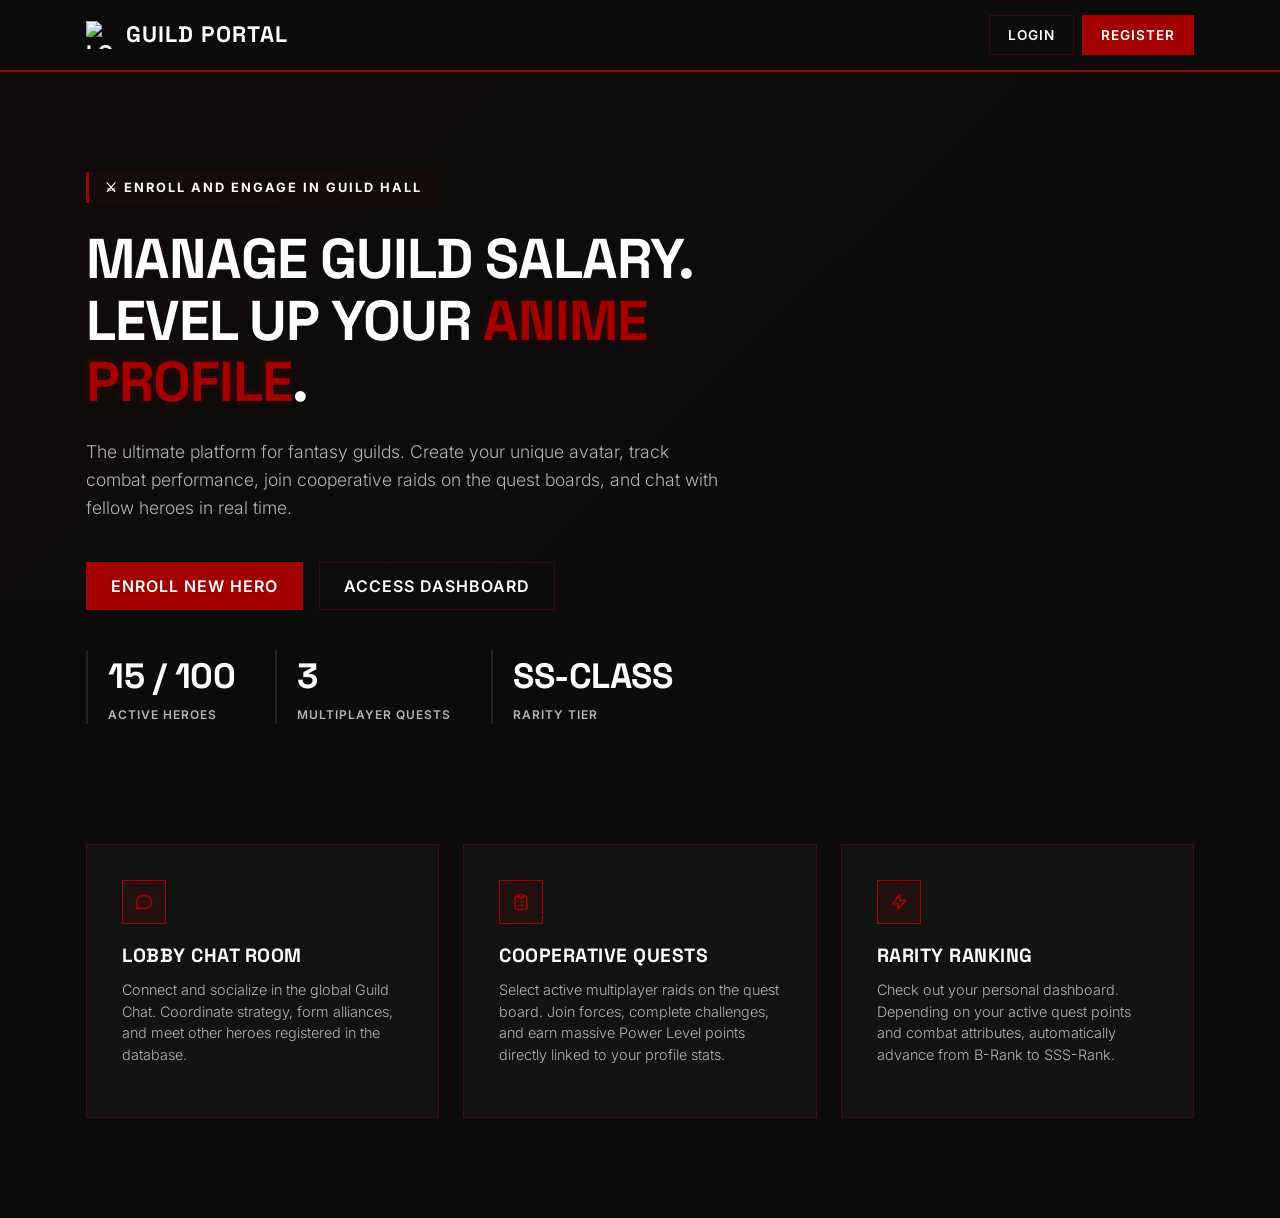
<file: src/main/resources/templates/landing.html>
<!DOCTYPE html>
<html xmlns:th="https://www.thymeleaf.org">
<head>
    <meta charset="UTF-8">
    <meta name="viewport" content="width=device-width, initial-scale=1.0">
    <title>Adventurers Portal | Guild Platform</title>
    <!-- Google Fonts: Space Grotesk & Inter -->
    <link rel="preconnect" href="https://fonts.googleapis.com">
    <link rel="preconnect" href="https://fonts.gstatic.com" crossorigin>
    <link href="https://fonts.googleapis.com/css2?family=Inter:wght@300;400;600&family=Space+Grotesk:wght@700&display=swap" rel="stylesheet">
    <!-- Bootstrap CSS -->
    <link href="https://cdn.jsdelivr.net/npm/bootstrap@5.3.3/dist/css/bootstrap.min.css" rel="stylesheet" integrity="sha384-QWTKZyjpPEjISv5WaRU9OFeRpok6YctnYmDr5pNlyT2bRjXh0JMhjY6hW+ALEwIH" crossorigin="anonymous">
    
    <style>
        :root {
            --bg-primary: #0B0B0B;
            --bg-secondary: #121212;
            --accent-crimson: #A30000;
            --accent-crimson-glow: rgba(163, 0, 0, 0.45);
            --text-primary: #FFFFFF;
            --text-secondary: #B3B3B3;
            --border-color: rgba(163, 0, 0, 0.35);
        }

        body {
            background-color: var(--bg-primary);
            color: var(--text-secondary);
            font-family: 'Inter', sans-serif;
            min-height: 100vh;
            overflow-x: hidden;
            position: relative;
        }

        /* Diagonal visual textures */
        body::before {
            content: '';
            position: absolute;
            top: 0; left: 0; right: 0; height: 600px;
            background: linear-gradient(135deg, rgba(163, 0, 0, 0.04) 0%, transparent 70%);
            pointer-events: none;
            z-index: 0;
        }

        /* Navbar Styling */
        .navbar-cyber {
            background: #0B0B0B;
            border-bottom: 2px solid var(--accent-crimson);
            padding: 15px 0;
            z-index: 100;
        }

        .navbar-brand-cyber {
            font-family: 'Space Grotesk', sans-serif;
            font-weight: 700;
            font-size: 1.4rem;
            color: var(--text-primary) !important;
            text-decoration: none;
            display: flex;
            align-items: center;
            gap: 12px;
            letter-spacing: 1px;
            text-transform: uppercase;
        }

        .navbar-brand-cyber img {
            width: 28px;
            height: 28px;
            object-fit: contain;
        }

        .nav-btn {
            border: 1px solid var(--border-color);
            background: transparent;
            border-radius: 0;
            padding: 8px 18px;
            font-size: 0.85rem;
            font-weight: 600;
            color: var(--text-primary);
            transition: all 0.25s ease;
            text-decoration: none;
            display: inline-flex;
            align-items: center;
            text-transform: uppercase;
            letter-spacing: 1px;
            height: 40px;
        }

        .nav-btn:hover {
            border-color: var(--accent-crimson);
            background: rgba(163, 0, 0, 0.1);
            color: #fff;
            box-shadow: 0 0 10px var(--accent-crimson-glow);
        }

        .nav-btn-primary {
            background: var(--accent-crimson);
            border-color: var(--accent-crimson);
        }

        .nav-btn-primary:hover {
            background: #c30000;
            border-color: #c30000;
            box-shadow: 0 0 15px var(--accent-crimson-glow);
        }

        /* Hero Section */
        .hero-section {
            padding: 100px 0 60px 0;
            position: relative;
            z-index: 10;
        }

        .hero-badge {
            border-left: 3px solid var(--accent-crimson);
            background: rgba(163, 0, 0, 0.05);
            color: var(--text-primary);
            padding: 6px 16px;
            font-size: 0.8rem;
            font-weight: 700;
            text-transform: uppercase;
            letter-spacing: 2px;
            display: inline-flex;
            align-items: center;
            gap: 8px;
            margin-bottom: 25px;
        }

        .hero-title {
            font-family: 'Space Grotesk', sans-serif;
            font-weight: 700;
            font-size: 3.5rem;
            letter-spacing: -1px;
            line-height: 1.1;
            color: var(--text-primary);
            text-transform: uppercase;
            margin-bottom: 25px;
        }

        .hero-title span {
            color: var(--accent-crimson);
            text-shadow: 0 0 10px rgba(163, 0, 0, 0.3);
        }

        .hero-subtitle {
            color: var(--text-secondary);
            font-size: 1.1rem;
            font-weight: 300;
            max-width: 650px;
            margin-bottom: 40px;
            line-height: 1.6;
        }

        /* Stats Blocks */
        .landing-stats {
            display: flex;
            flex-wrap: wrap;
            gap: 40px;
            margin-top: 40px;
        }

        .stat-item {
            text-align: left;
            border-left: 2px solid rgba(255, 255, 255, 0.1);
            padding-left: 20px;
        }

        .stat-num {
            font-family: 'Space Grotesk', sans-serif;
            font-size: 2.2rem;
            font-weight: 700;
            color: var(--text-primary);
            letter-spacing: -0.5px;
        }

        .stat-lbl {
            color: var(--text-secondary);
            font-size: 0.75rem;
            text-transform: uppercase;
            letter-spacing: 1px;
            font-weight: 600;
            margin-top: 3px;
        }

        /* Feature Section */
        .features-section {
            padding: 60px 0 100px 0;
            z-index: 10;
            position: relative;
        }

        .feat-card {
            background: var(--bg-secondary);
            border: 1px solid var(--border-color);
            border-radius: 0;
            padding: 35px;
            transition: all 0.25s ease;
            height: 100%;
        }

        .feat-card:hover {
            border-color: var(--accent-crimson);
            box-shadow: 0 0 15px var(--accent-crimson-glow);
            transform: translateY(-2px);
        }

        .feat-icon {
            width: 44px;
            height: 44px;
            background: rgba(163, 0, 0, 0.1);
            color: var(--accent-crimson);
            display: inline-flex;
            align-items: center;
            justify-content: center;
            margin-bottom: 20px;
            border: 1px solid var(--accent-crimson);
        }

        .feat-title {
            font-family: 'Space Grotesk', sans-serif;
            font-weight: 700;
            font-size: 1.2rem;
            color: var(--text-primary);
            margin-bottom: 12px;
            text-transform: uppercase;
            letter-spacing: 0.5px;
        }

        .feat-desc {
            color: var(--text-secondary);
            font-size: 0.9rem;
            line-height: 1.5;
            font-weight: 300;
        }

        /* Media Queries for Android Devices */
        @media (max-width: 768px) {
            .hero-section {
                padding: 60px 0 40px 0;
                text-align: center;
            }
            .hero-title {
                font-size: 2.2rem;
            }
            .hero-subtitle {
                font-size: 1rem;
                margin-left: auto;
                margin-right: auto;
            }
            .hero-badge {
                margin-bottom: 20px;
            }
            .landing-stats {
                justify-content: center;
                gap: 20px;
            }
            .stat-item {
                flex: 1 1 40%;
                border-left: none;
                border-top: 2px solid rgba(255, 255, 255, 0.08);
                padding-left: 0;
                padding-top: 15px;
                text-align: center;
            }
            .d-flex-mobile {
                flex-direction: column;
                gap: 15px;
            }
            .d-flex-mobile a {
                width: 100%;
                justify-content: center;
            }
        }
    </style>
</head>
<body>

    <!-- Header Navbar -->
    <nav class="navbar navbar-cyber">
        <div class="container px-3">
            <a class="navbar-brand-cyber" th:href="@{/}">
                <img th:src="@{/images/guild_logo.jpg}" alt="Logo">
                GUILD PORTAL
            </a>
            <div class="d-flex gap-2">
                <a th:href="@{/login}" class="nav-btn">Login</a>
                <a th:href="@{/register}" class="nav-btn nav-btn-primary d-none d-sm-inline-flex">Register</a>
            </div>
        </div>
    </nav>

    <!-- Hero Section -->
    <div class="hero-section">
        <div class="container px-3">
            <div class="row align-items-center">
                <div class="col-lg-7">
                    <div class="hero-badge">
                        ⚔ ENROLL AND ENGAGE IN GUILD HALL
                    </div>
                    
                    <h1 class="hero-title">Manage Guild Salary.<br>Level up your <span>Anime Profile</span>.</h1>
                    <p class="hero-subtitle">The ultimate platform for fantasy guilds. Create your unique avatar, track combat performance, join cooperative raids on the quest boards, and chat with fellow heroes in real time.</p>
                    
                    <div class="d-flex d-flex-mobile gap-3">
                        <a th:href="@{/register}" class="nav-btn nav-btn-primary px-4 py-2 fs-6 height-auto" style="height: 48px; display: inline-flex; align-items: center;">Enroll New Hero</a>
                        <a th:href="@{/login}" class="nav-btn px-4 py-2 fs-6 height-auto" style="height: 48px; display: inline-flex; align-items: center;">Access Dashboard</a>
                    </div>

                    <!-- Stats Roster -->
                    <div class="landing-stats">
                        <div class="stat-item">
                            <div class="stat-num" th:text="${totalHeroes} + ' / 100'">15 / 100</div>
                            <div class="stat-lbl">Active Heroes</div>
                        </div>
                        <div class="stat-item">
                            <div class="stat-num" th:text="${totalQuests}">3</div>
                            <div class="stat-lbl">Multiplayer Quests</div>
                        </div>
                        <div class="stat-item">
                            <div class="stat-num">SS-CLASS</div>
                            <div class="stat-lbl">Rarity Tier</div>
                        </div>
                    </div>
                </div>
            </div>
        </div>
    </div>

    <!-- Feature Grid Section -->
    <div class="features-section">
        <div class="container px-3">
            <div class="row g-4">
                
                <!-- Chat feature -->
                <div class="col-md-4">
                    <div class="feat-card">
                        <div class="feat-icon">
                            <svg width="20" height="20" fill="none" stroke="currentColor" stroke-width="2" viewBox="0 0 24 24">
                                <path stroke-linecap="round" stroke-linejoin="round" d="M8 12h.01M12 12h.01M16 12h.01M21 12c0 4.418-4.03 8-9 8a9.863 9.863 0 01-4.255-.949L3 20l1.395-3.72C3.512 15.042 3 13.574 3 12c0-4.418 4.03-8 9-8s9 3.582 9 8z"/>
                            </svg>
                        </div>
                        <h3 class="feat-title">Lobby Chat Room</h3>
                        <p class="feat-desc">Connect and socialize in the global Guild Chat. Coordinate strategy, form alliances, and meet other heroes registered in the database.</p>
                    </div>
                </div>

                <!-- Quest board feature -->
                <div class="col-md-4">
                    <div class="feat-card">
                        <div class="feat-icon">
                            <svg width="20" height="20" fill="none" stroke="currentColor" stroke-width="2" viewBox="0 0 24 24">
                                <path stroke-linecap="round" stroke-linejoin="round" d="M9 5H7a2 2 0 00-2 2v12a2 2 0 002 2h10a2 2 0 002-2V7a2 2 0 00-2-2h-2M9 5a2 2 0 002 2h2a2 2 0 002-2M9 5a2 2 0 012-2h2a2 2 0 012 2m-3 7h3m-3 4h3m-6-4h.01M9 16h.01"/>
                            </svg>
                        </div>
                        <h3 class="feat-title">Cooperative Quests</h3>
                        <p class="feat-desc">Select active multiplayer raids on the quest board. Join forces, complete challenges, and earn massive Power Level points directly linked to your profile stats.</p>
                    </div>
                </div>

                <!-- Rarity stats feature -->
                <div class="col-md-4">
                    <div class="feat-card">
                        <div class="feat-icon">
                            <svg width="20" height="20" fill="none" stroke="currentColor" stroke-width="2" viewBox="0 0 24 24">
                                <path stroke-linecap="round" stroke-linejoin="round" d="M13 10V3L4 14h7v7l9-11h-7z"/>
                            </svg>
                        </div>
                        <h3 class="feat-title">Rarity Ranking</h3>
                        <p class="feat-desc">Check out your personal dashboard. Depending on your active quest points and combat attributes, automatically advance from B-Rank to SSS-Rank.</p>
                    </div>
                </div>

            </div>
        </div>
    </div>

    <!-- Bootstrap Bundle -->
    <script src="https://cdn.jsdelivr.net/npm/bootstrap@5.3.3/dist/js/bootstrap.bundle.min.js" integrity="sha384-YvpcrYf0tY3lHB60NNkmXc5s9fDVZLESaAA55NDzOxhy9GkcIdslK1eN7N6jIeHz" crossorigin="anonymous"></script>
</body>
</html>
</file>
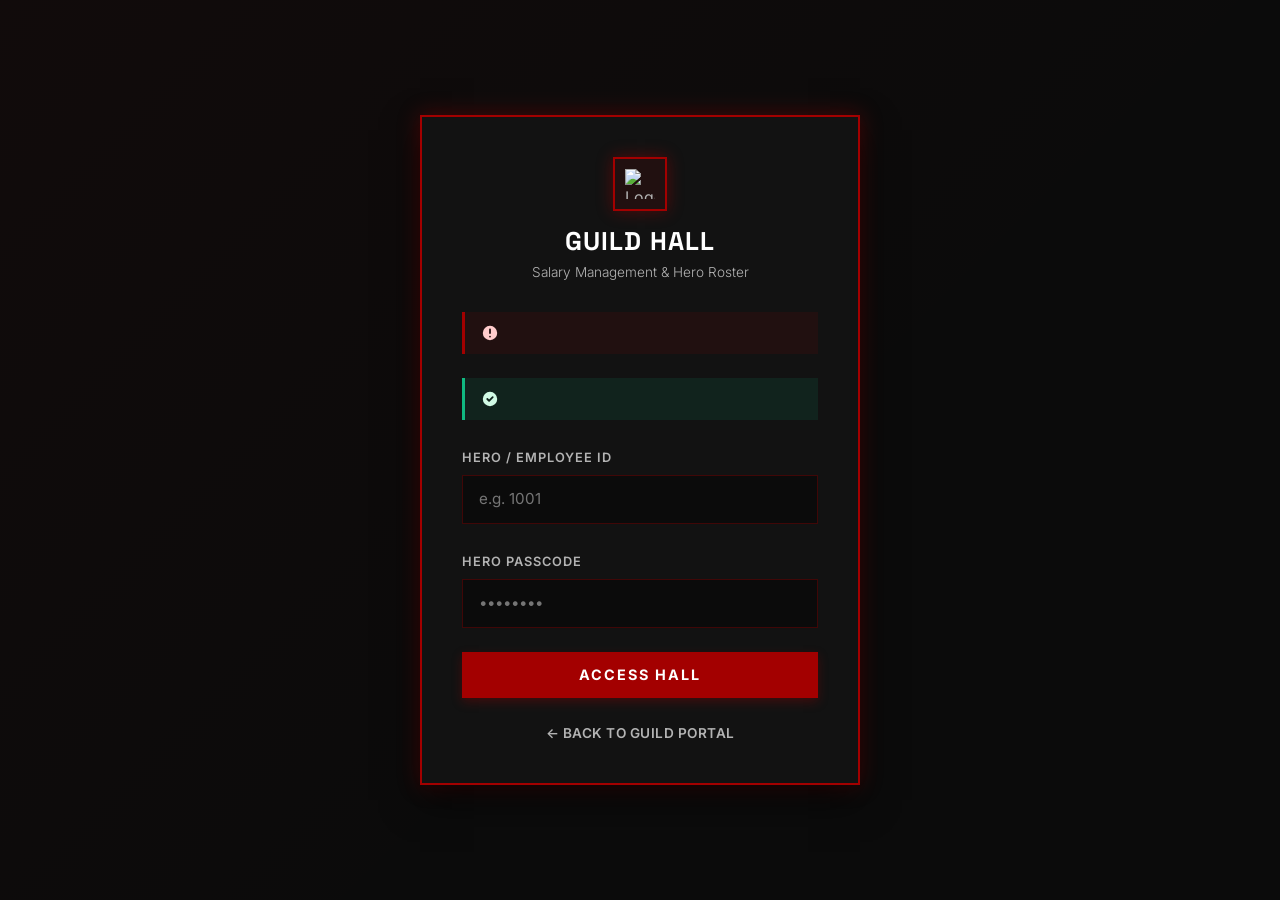
<file: src/main/resources/templates/login.html>
<!DOCTYPE html>
<html xmlns:th="https://www.thymeleaf.org">
<head>
    <meta charset="UTF-8">
    <meta name="viewport" content="width=device-width, initial-scale=1.0">
    <title>Guild Hall Login | Salary Management</title>
    <!-- Google Fonts: Space Grotesk & Inter -->
    <link rel="preconnect" href="https://fonts.googleapis.com">
    <link rel="preconnect" href="https://fonts.gstatic.com" crossorigin>
    <link href="https://fonts.googleapis.com/css2?family=Inter:wght@300;400;600&family=Space+Grotesk:wght@700&display=swap" rel="stylesheet">
    <!-- Bootstrap CSS -->
    <link href="https://cdn.jsdelivr.net/npm/bootstrap@5.3.3/dist/css/bootstrap.min.css" rel="stylesheet" integrity="sha384-QWTKZyjpPEjISv5WaRU9OFeRpok6YctnYmDr5pNlyT2bRjXh0JMhjY6hW+ALEwIH" crossorigin="anonymous">
    
    <style>
        :root {
            --bg-primary: #0B0B0B;
            --bg-secondary: #121212;
            --accent-crimson: #A30000;
            --accent-crimson-glow: rgba(163, 0, 0, 0.45);
            --text-primary: #FFFFFF;
            --text-secondary: #B3B3B3;
            --border-color: rgba(163, 0, 0, 0.35);
        }

        body {
            background-color: var(--bg-primary);
            color: var(--text-secondary);
            font-family: 'Inter', sans-serif;
            min-height: 100vh;
            display: flex;
            align-items: center;
            justify-content: center;
            padding: 20px;
            overflow-x: hidden;
            position: relative;
        }

        /* Diagonal visual textures */
        body::before {
            content: '';
            position: absolute;
            top: 0; left: 0; right: 0; height: 100%;
            background: linear-gradient(135deg, rgba(163, 0, 0, 0.04) 0%, transparent 60%);
            pointer-events: none;
            z-index: 0;
        }

        .login-container {
            width: 100%;
            max-width: 440px;
            z-index: 10;
        }

        .login-card {
            background: var(--bg-secondary);
            border: 2px solid var(--accent-crimson);
            border-radius: 0;
            padding: 40px;
            box-shadow: 0 15px 35px rgba(0, 0, 0, 0.65), 
                        0 0 20px var(--accent-crimson-glow);
            transition: all 0.25s ease;
        }

        .logo-area {
            text-align: center;
            margin-bottom: 30px;
        }

        .logo-icon {
            width: 54px;
            height: 54px;
            background: rgba(163, 0, 0, 0.1);
            border: 2px solid var(--accent-crimson);
            display: inline-flex;
            align-items: center;
            justify-content: center;
            box-shadow: 0 0 15px var(--accent-crimson-glow);
            margin-bottom: 15px;
            border-radius: 0;
        }

        .logo-icon img {
            width: 30px;
            height: 30px;
            object-fit: contain;
        }

        .guild-title {
            font-family: 'Space Grotesk', sans-serif;
            font-weight: 700;
            font-size: 1.6rem;
            letter-spacing: 1px;
            color: var(--text-primary);
            text-transform: uppercase;
            margin-bottom: 5px;
        }

        .guild-subtitle {
            color: var(--text-secondary);
            font-size: 0.85rem;
            font-weight: 300;
        }

        /* Form Controls */
        .form-label {
            color: var(--text-secondary);
            font-size: 0.8rem;
            text-transform: uppercase;
            letter-spacing: 1px;
            font-weight: 600;
            margin-bottom: 8px;
        }

        .input-group-cyber {
            position: relative;
            margin-bottom: 24px;
        }

        .form-control-cyber {
            background: #0B0B0B;
            border: 1px solid var(--border-color);
            border-radius: 0;
            color: var(--text-primary);
            padding: 12px 16px;
            font-size: 0.95rem;
            transition: all 0.25s ease;
            width: 100%;
        }

        .form-control-cyber:focus {
            background: #000;
            border-color: var(--accent-crimson);
            box-shadow: 0 0 12px var(--accent-crimson-glow);
            outline: none;
            color: #fff;
        }

        /* Alert System */
        .alert-cyber {
            background: rgba(163, 0, 0, 0.1);
            border-left: 3px solid var(--accent-crimson);
            color: #ffcccc;
            border-radius: 0;
            padding: 12px 16px;
            font-size: 0.85rem;
            margin-bottom: 24px;
            display: flex;
            align-items: center;
            gap: 10px;
        }

        .alert-success-cyber {
            background: rgba(16, 185, 129, 0.1);
            border-left: 3px solid #10b981;
            color: #d1fae5;
        }

        .btn-cyber {
            background: var(--accent-crimson);
            border: none;
            border-radius: 0;
            color: #fff;
            padding: 12px 20px;
            font-size: 0.9rem;
            font-weight: 700;
            text-transform: uppercase;
            letter-spacing: 2px;
            width: 100%;
            transition: all 0.25s ease;
            box-shadow: 0 4px 10px rgba(163, 0, 0, 0.3);
        }

        .btn-cyber:hover {
            background: #c30000;
            box-shadow: 0 0 15px var(--accent-crimson-glow);
        }

        .nav-links {
            text-align: center;
            margin-top: 25px;
            font-size: 0.85rem;
        }

        .nav-links a {
            color: var(--text-secondary);
            text-decoration: none;
            transition: all 0.2s ease;
            font-weight: 600;
            letter-spacing: 0.5px;
            text-transform: uppercase;
        }

        .nav-links a:hover {
            color: var(--text-primary);
            text-shadow: 0 0 8px rgba(255, 255, 255, 0.3);
        }

        /* Mobile specific spacing */
        @media (max-width: 480px) {
            .login-card {
                padding: 30px 20px;
            }
            .guild-title {
                font-size: 1.4rem;
            }
        }
    </style>
</head>
<body>

    <div class="login-container">
        <div class="login-card">
            
            <div class="logo-area">
                <div class="logo-icon">
                    <img th:src="@{/images/guild_logo.jpg}" alt="Logo">
                </div>
                <h1 class="guild-title">GUILD HALL</h1>
                <p class="guild-subtitle">Salary Management & Hero Roster</p>
            </div>

            <!-- Error Banner -->
            <div th:if="${error}" class="alert-cyber">
                <svg width="18" height="18" fill="currentColor" viewBox="0 0 20 20">
                    <path fill-rule="evenodd" d="M18 10a8 8 0 11-16 0 8 8 0 0116 0zm-7 4a1 1 0 11-2 0 1 1 0 012 0zm-1-9a1 1 0 00-1 1v4a1 1 0 102 0V6a1 1 0 00-1-1z" clip-rule="evenodd"/>
                </svg>
                <span th:text="${error}"></span>
            </div>

            <!-- Success Registration Notification -->
            <div th:if="${registeredSuccess}" class="alert-cyber alert-success-cyber">
                <svg width="18" height="18" fill="currentColor" viewBox="0 0 20 20">
                    <path fill-rule="evenodd" d="M10 18a8 8 0 100-16 8 8 0 000 16zm3.707-9.293a1 1 0 00-1.414-1.414L9 10.586 7.707 9.293a1 1 0 00-1.414 1.414l2 2a1 1 0 001.414 0l4-4z" clip-rule="evenodd"/>
                </svg>
                <span th:text="${registeredSuccess}"></span>
            </div>

            <form th:action="@{/login}" method="POST">
                
                <div class="input-group-cyber">
                    <label for="id" class="form-label">Hero / Employee ID</label>
                    <input type="number" name="id" id="id" class="form-control-cyber" placeholder="e.g. 1001" required autocomplete="username">
                </div>
                
                <div class="input-group-cyber">
                    <label for="password" class="form-label">Hero Passcode</label>
                    <input type="password" name="password" id="password" class="form-control-cyber" placeholder="••••••••" required autocomplete="current-password">
                </div>

                <button type="submit" class="btn-cyber">Access Hall</button>
            </form>

            <div class="nav-links">
                <a th:href="@{/}">← Back to Guild Portal</a>
            </div>

        </div>
    </div>

    <!-- Bootstrap Bundle -->
    <script src="https://cdn.jsdelivr.net/npm/bootstrap@5.3.3/dist/js/bootstrap.bundle.min.js" integrity="sha384-YvpcrYf0tY3lHB60NNkmXc5s9fDVZLESaAA55NDzOxhy9GkcIdslK1eN7N6jIeHz" crossorigin="anonymous"></script>
</body>
</html>
</file>
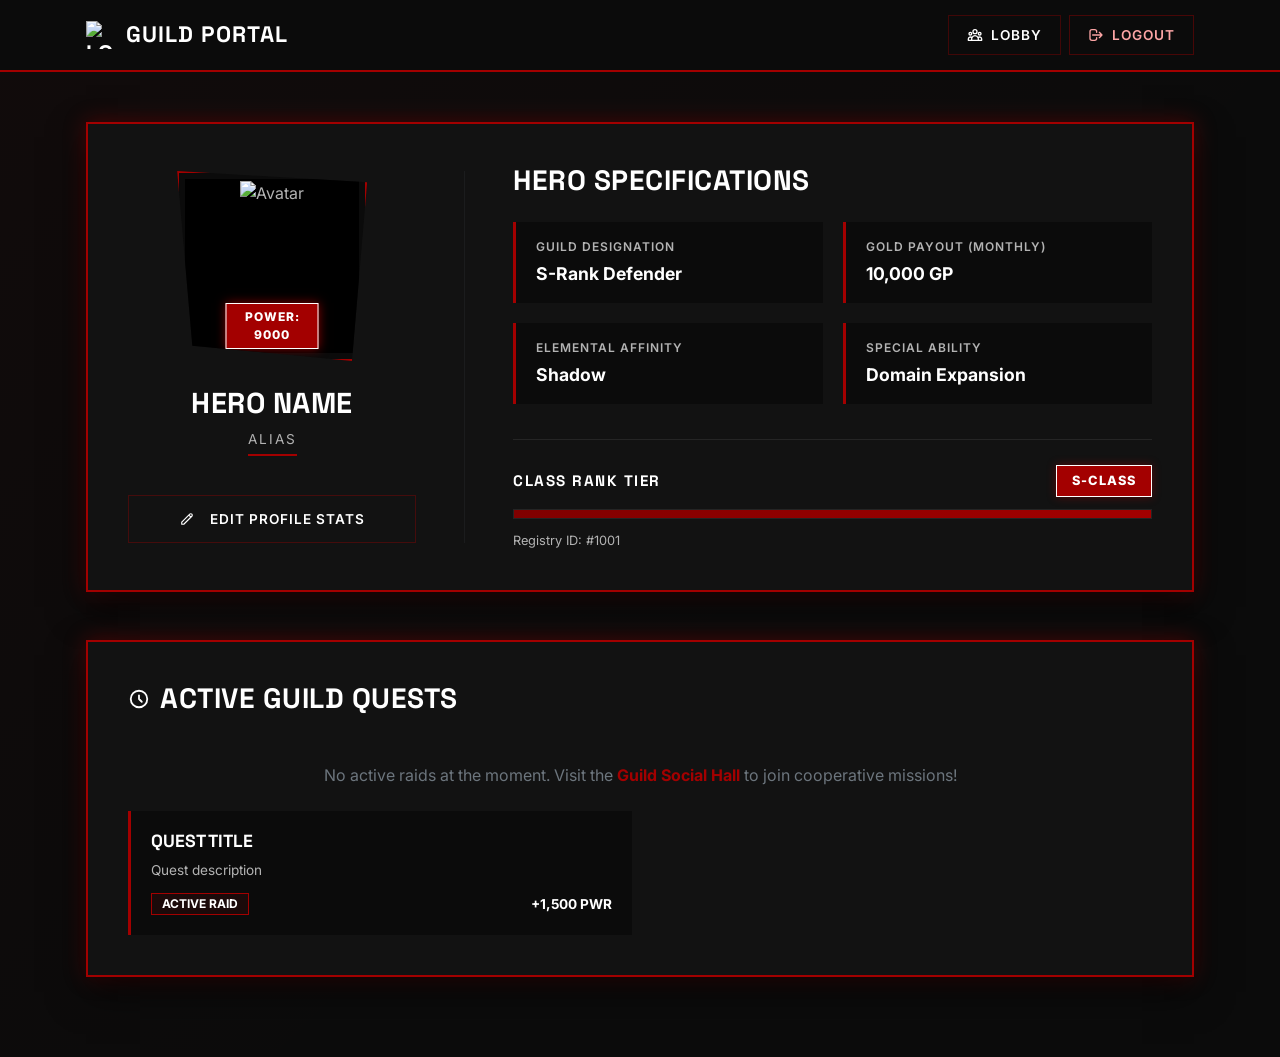
<file: src/main/resources/templates/profile.html>
<!DOCTYPE html>
<html xmlns:th="https://www.thymeleaf.org">
<head>
    <meta charset="UTF-8">
    <meta name="viewport" content="width=device-width, initial-scale=1.0">
    <title>Hero Profile | Guild Portal</title>
    <!-- Google Fonts: Space Grotesk & Inter -->
    <link rel="preconnect" href="https://fonts.googleapis.com">
    <link rel="preconnect" href="https://fonts.gstatic.com" crossorigin>
    <link href="https://fonts.googleapis.com/css2?family=Inter:wght@300;400;600;700&family=Space+Grotesk:wght@700&display=swap" rel="stylesheet">
    <!-- Bootstrap CSS -->
    <link href="https://cdn.jsdelivr.net/npm/bootstrap@5.3.3/dist/css/bootstrap.min.css" rel="stylesheet" integrity="sha384-QWTKZyjpPEjISv5WaRU9OFeRpok6YctnYmDr5pNlyT2bRjXh0JMhjY6hW+ALEwIH" crossorigin="anonymous">
    
    <style>
        :root {
            --bg-primary: #0B0B0B;
            --bg-secondary: #121212;
            --accent-crimson: #A30000;
            --accent-crimson-glow: rgba(163, 0, 0, 0.45);
            --text-primary: #FFFFFF;
            --text-secondary: #B3B3B3;
            --border-color: rgba(163, 0, 0, 0.35);
        }

        body {
            background-color: var(--bg-primary);
            color: var(--text-secondary);
            font-family: 'Inter', sans-serif;
            min-height: 100vh;
            display: flex;
            flex-direction: column;
            overflow-x: hidden;
            position: relative;
        }

        /* Diagonal visual textures */
        body::before {
            content: '';
            position: absolute;
            top: 0; left: 0; right: 0; height: 100%;
            background: linear-gradient(135deg, rgba(163, 0, 0, 0.04) 0%, transparent 60%);
            pointer-events: none;
            z-index: 0;
        }

        /* Navbar Styling */
        .navbar-cyber {
            background: #0B0B0B;
            border-bottom: 2px solid var(--accent-crimson);
            padding: 15px 0;
            z-index: 100;
        }

        .navbar-brand-cyber {
            font-family: 'Space Grotesk', sans-serif;
            font-weight: 700;
            font-size: 1.4rem;
            color: var(--text-primary) !important;
            text-decoration: none;
            display: flex;
            align-items: center;
            gap: 12px;
            letter-spacing: 1px;
            text-transform: uppercase;
        }

        .navbar-brand-cyber img {
            width: 28px;
            height: 28px;
            object-fit: contain;
        }

        .nav-btn {
            border: 1px solid var(--border-color);
            background: transparent;
            border-radius: 0;
            padding: 8px 18px;
            font-size: 0.85rem;
            font-weight: 600;
            color: var(--text-primary);
            transition: all 0.25s ease;
            text-decoration: none;
            display: inline-flex;
            align-items: center;
            gap: 8px;
            text-transform: uppercase;
            letter-spacing: 1px;
            height: 40px;
        }

        .nav-btn:hover {
            border-color: var(--accent-crimson);
            background: rgba(163, 0, 0, 0.1);
            color: #fff;
            box-shadow: 0 0 10px var(--accent-crimson-glow);
        }

        .nav-btn-logout {
            border-color: rgba(163, 0, 0, 0.4);
            color: #fca5a5;
        }

        .nav-btn-logout:hover {
            background: rgba(163, 0, 0, 0.15);
            border-color: var(--accent-crimson);
            color: #fff;
        }

        /* Profile Layout Container */
        .dashboard-container {
            flex: 1;
            padding: 50px 0;
            z-index: 10;
        }

        .profile-card {
            background: var(--bg-secondary);
            border: 2px solid var(--accent-crimson);
            border-radius: 0;
            padding: 40px;
            box-shadow: 0 15px 35px rgba(0, 0, 0, 0.65), 
                        0 0 20px var(--accent-crimson-glow);
            margin-bottom: 30px;
        }

        /* Skewed Weapon-like Avatar container */
        .avatar-container {
            position: relative;
            width: 190px;
            height: 190px;
            margin: 0 auto 25px auto;
            border: 2px solid var(--accent-crimson);
            padding: 6px;
            background: #0B0B0B;
            /* Sharp skewed shape inspired by Kiritsugu weapon frames */
            clip-path: polygon(0 0, 100% 6%, 92% 100%, 8% 92%);
        }

        .avatar-frame {
            width: 100%;
            height: 100%;
            overflow: hidden;
            background: #000;
        }

        .avatar-img {
            width: 100%;
            height: 100%;
            object-fit: cover;
            transition: transform 0.4s ease;
        }

        .avatar-container:hover .avatar-img {
            transform: scale(1.05);
        }

        .power-badge {
            position: absolute;
            bottom: 10px;
            left: 50%;
            transform: translateX(-50%);
            z-index: 3;
            background: var(--accent-crimson);
            color: #fff;
            border: 1px solid #fff;
            padding: 4px 14px;
            font-size: 0.75rem;
            font-weight: 800;
            letter-spacing: 1px;
            border-radius: 0;
            box-shadow: 0 0 10px rgba(163, 0, 0, 0.8);
        }

        .char-name {
            font-family: 'Space Grotesk', sans-serif;
            font-weight: 700;
            font-size: 1.8rem;
            color: var(--text-primary);
            text-transform: uppercase;
            margin-bottom: 6px;
            letter-spacing: 0.5px;
        }

        .char-alias {
            font-size: 0.85rem;
            color: var(--text-secondary);
            text-transform: uppercase;
            letter-spacing: 2px;
            margin-bottom: 15px;
            border-bottom: 2px solid var(--accent-crimson);
            display: inline-block;
            padding-bottom: 4px;
        }

        /* Stats Specifications Grid */
        .stat-grid {
            display: grid;
            grid-template-columns: repeat(2, 1fr);
            gap: 20px;
            margin-bottom: 35px;
        }

        .stat-box {
            background: #0B0B0B;
            border-left: 3px solid var(--accent-crimson);
            padding: 16px 20px;
            border-radius: 0;
            transition: all 0.2s ease;
        }

        .stat-box:hover {
            box-shadow: 0 0 10px rgba(163, 0, 0, 0.2);
            border-left-color: #fff;
        }

        .stat-label {
            color: var(--text-secondary);
            font-size: 0.75rem;
            text-transform: uppercase;
            letter-spacing: 1px;
            font-weight: 600;
            margin-bottom: 5px;
        }

        .stat-value {
            color: var(--text-primary);
            font-size: 1.1rem;
            font-weight: 700;
        }

        /* Rank Progress System */
        .rank-section {
            border-top: 1px solid rgba(255, 255, 255, 0.08);
            padding-top: 25px;
        }

        .rank-header {
            display: flex;
            justify-content: space-between;
            align-items: center;
            margin-bottom: 12px;
        }

        .rank-title {
            font-family: 'Space Grotesk', sans-serif;
            font-weight: 700;
            font-size: 0.95rem;
            text-transform: uppercase;
            color: var(--text-primary);
            letter-spacing: 1.5px;
        }

        .rank-badge {
            background: var(--accent-crimson);
            border: 1px solid #fff;
            padding: 5px 15px;
            border-radius: 0;
            font-size: 0.8rem;
            font-weight: 800;
            color: #fff;
            letter-spacing: 1px;
            box-shadow: 0 0 10px var(--accent-crimson-glow);
        }

        .progress-bar-cyber {
            height: 10px;
            background: #0B0B0B;
            border: 1px solid rgba(255, 255, 255, 0.1);
            border-radius: 0;
            overflow: hidden;
            margin-bottom: 12px;
        }

        .progress-fill {
            height: 100%;
            background: linear-gradient(to right, #800000, var(--accent-crimson));
            box-shadow: 0 0 10px var(--accent-crimson);
            transition: width 1s ease-in-out;
        }

        .rank-info-text {
            font-size: 0.8rem;
            color: var(--text-secondary);
            display: block;
        }

        /* Mobile specific layouts */
        @media (max-width: 991px) {
            .stat-grid {
                grid-template-columns: 1fr;
            }
            .profile-card {
                padding: 30px 20px;
            }
            .border-end {
                border-end: none !important;
                border-bottom: 1px solid rgba(255, 255, 255, 0.08);
                padding-bottom: 30px;
                margin-bottom: 30px;
            }
        }

        @media (max-width: 576px) {
            .char-name {
                font-size: 1.5rem;
            }
            .nav-btn {
                padding: 8px 12px;
                font-size: 0.8rem;
            }
            .navbar-brand-cyber {
                font-size: 1.2rem;
            }
        }
    </style>
</head>
<body>

    <!-- Header Navbar -->
    <nav class="navbar navbar-cyber">
        <div class="container px-3">
            <a class="navbar-brand-cyber" th:href="@{/guild-hall}">
                <img th:src="@{/images/guild_logo.jpg}" alt="Logo">
                GUILD PORTAL
            </a>
            <div class="d-flex gap-2">
                <a th:href="@{/guild-hall}" class="nav-btn">
                    <svg width="16" height="16" fill="none" stroke="currentColor" stroke-width="2" viewBox="0 0 24 24">
                        <path stroke-linecap="round" stroke-linejoin="round" d="M17 20h5v-2a3 3 0 00-5.356-1.857M17 20H7m10 0v-2c0-.656-.126-1.283-.356-1.857M7 20H2v-2a3 3 0 015.356-1.857M7 20v-2c0-.656.126-1.283.356-1.857m0 0a5.002 5.002 0 019.288 0M15 7a3 3 0 11-6 0 3 3 0 016 0zm6 3a2 2 0 11-4 0 2 2 0 014 0zM7 10a2 2 0 11-4 0 2 2 0 014 0z"/>
                    </svg>
                    <span class="d-none d-sm-inline">Lobby</span>
                </a>
                <a th:href="@{/logout}" class="nav-btn nav-btn-logout">
                    <svg width="16" height="16" fill="none" stroke="currentColor" stroke-width="2" viewBox="0 0 24 24">
                        <path stroke-linecap="round" stroke-linejoin="round" d="M17 16l4-4m0 0l-4-4m4 4H7m6 4v1a3 3 0 01-3 3H6a3 3 0 01-3-3V7a3 3 0 013-3h4a3 3 0 013 3v1"/>
                    </svg>
                    <span class="d-none d-sm-inline">Logout</span>
                </a>
            </div>
        </div>
    </nav>

    <!-- Main Dashboard Section -->
    <div class="dashboard-container">
        <div class="container px-3">
            
            <div class="profile-card">
                <div class="row align-items-center">
                    
                    <!-- Left Side: Character Card -->
                    <div class="col-lg-4 text-center border-end border-secondary border-opacity-10 pe-lg-5">
                        <div class="avatar-container">
                            <div class="avatar-frame">
                                <img th:src="${employee.avatar == 'naruto' ? '/images/naruto.jpg' : 
                                               employee.avatar == 'luffy' ? '/images/luffy.jpg' : 
                                               employee.avatar == 'gojo' ? '/images/gojo.jpg' : 
                                               employee.avatar == 'nezuko' ? '/images/nezuko.jpg' : '/salary_6847787.png'}" 
                                     class="avatar-img" alt="Avatar">
                            </div>
                            <div class="power-badge" th:text="'POWER: ' + ${employee.powerLevel}">POWER: 9000</div>
                        </div>

                        <h2 class="char-name" th:text="${employee.name}">Hero Name</h2>
                        <div class="char-alias" th:text="${employee.animeAlias != null && !employee.animeAlias.isEmpty() ? employee.animeAlias : 'Roster Recruit'}">Alias</div>
                        
                        <a th:href="@{/employee/edit/{id}(id=${employee.id})}" class="nav-btn w-100 mt-4 d-inline-flex justify-content-center" style="height: 48px; display: inline-flex; align-items: center;">
                            <svg width="14" height="14" fill="none" stroke="currentColor" stroke-width="2" viewBox="0 0 24 24" class="me-2">
                                <path stroke-linecap="round" stroke-linejoin="round" d="M15.232 5.232l3.536 3.536m-2.036-5.036a2.5 2.5 0 113.536 3.536L6.5 21.036H3v-3.572L16.732 3.732z"/>
                            </svg>
                            Edit Profile Stats
                        </a>
                    </div>

                    <!-- Right Side: Details & Stats -->
                    <div class="col-lg-8 ps-lg-5 mt-5 mt-lg-0">
                        <h3 class="mb-4 text-white" style="font-family: 'Space Grotesk', sans-serif; font-weight: 700; text-transform: uppercase; letter-spacing: 0.5px;">Hero specifications</h3>
                        
                        <div class="stat-grid">
                            
                            <!-- Guild Rank / Designation -->
                            <div class="stat-box">
                                <div class="stat-label">Guild Designation</div>
                                <div class="stat-value" th:text="${employee.designation}">S-Rank Defender</div>
                            </div>
                            
                            <!-- Monthly Gold Payout -->
                            <div class="stat-box">
                                <div class="stat-label">Gold Payout (Monthly)</div>
                                <div class="stat-value" th:text="'$ ' + ${employee.Salary}">10,000 GP</div>
                            </div>
                            
                            <!-- Elemental Affinity -->
                            <div class="stat-box">
                                <div class="stat-label">Elemental Affinity</div>
                                <div class="stat-value" th:text="${employee.magicElement != null && !employee.magicElement.isEmpty() ? employee.magicElement : 'None'}">Shadow</div>
                            </div>
                            
                            <!-- Special Ability -->
                            <div class="stat-box">
                                <div class="stat-label">Special Ability</div>
                                <div class="stat-value text-truncate" th:text="${employee.specialAbility != null && !employee.specialAbility.isEmpty() ? employee.specialAbility : 'None'}">Domain Expansion</div>
                            </div>

                        </div>

                        <!-- Rank Progress Bar -->
                        <div class="rank-section">
                            <div class="rank-header">
                                <span class="rank-title">Class Rank Tier</span>
                                <span class="rank-badge" th:text="${employee.powerLevel >= 90000 ? 'SSS-CLASS' : 
                                                                     employee.powerLevel >= 50000 ? 'SS-CLASS' : 
                                                                     employee.powerLevel >= 20000 ? 'S-CLASS' : 
                                                                     employee.powerLevel >= 9000 ? 'A-CLASS' : 'B-CLASS'}">S-CLASS</span>
                            </div>
                            <div class="progress-bar-cyber">
                                <div class="progress-fill" th:style="'width: ' + ${employee.powerLevel * 100.0 / 100000.0} + '%'"></div>
                            </div>
                            <span class="rank-info-text" th:text="'Registry ID: #' + ${employee.id} + ' • Complete missions and earn gold to raise your combat stats.'">Registry ID: #1001</span>
                        </div>

                    </div>

                </div>
            </div>

            <!-- Active Missions Section -->
            <div class="profile-card mt-5">
                <h3 class="mb-4 text-white" style="font-family: 'Space Grotesk', sans-serif; font-weight: 700; text-transform: uppercase; display: flex; align-items: center; gap: 10px; letter-spacing: 0.5px;">
                    <svg width="22" height="22" fill="none" stroke="currentColor" stroke-width="2" viewBox="0 0 24 24">
                        <path stroke-linecap="round" stroke-linejoin="round" d="M12 8v4l3 3m6-3a9 9 0 11-18 0 9 9 0 0118 0z"/>
                    </svg>
                    Active Guild Quests
                </h3>
                
                <div th:if="${#lists.isEmpty(activeQuests)}" class="text-secondary text-center py-4">
                    No active raids at the moment. Visit the <a th:href="@{/guild-hall}" class="text-cyan font-weight-bold" style="color: var(--accent-crimson); text-decoration: none; font-weight: 700;">Guild Social Hall</a> to join cooperative missions!
                </div>
                
                <div class="row g-3" th:if="${!#lists.isEmpty(activeQuests)}">
                    <div class="col-md-6" th:each="q : ${activeQuests}">
                        <div style="background: #0B0B0B; border-left: 3px solid var(--accent-crimson); padding: 20px;">
                            <h4 style="font-family: 'Space Grotesk', sans-serif; font-weight: 700; font-size: 1.1rem; color: #fff; text-transform: uppercase;" th:text="${q.title}">Quest Title</h4>
                            <p style="font-size: 0.85rem; color: var(--text-secondary); margin-bottom: 12px;" th:text="${q.description}">Quest description</p>
                            <div class="d-flex justify-content-between align-items-center">
                                <span class="badge" style="background: rgba(163, 0, 0, 0.1); border: 1px solid var(--accent-crimson); color: #fff; font-size: 0.75rem; padding: 4px 10px; border-radius: 0;">ACTIVE RAID</span>
                                <span style="font-size: 0.85rem; font-weight: 700; color: var(--text-primary);" th:text="'+' + ${q.powerReward} + ' PWR'">+1,500 PWR</span>
                            </div>
                        </div>
                    </div>
                </div>
            </div>

        </div>
    </div>

    <!-- Bootstrap Bundle -->
    <script src="https://cdn.jsdelivr.net/npm/bootstrap@5.3.3/dist/js/bootstrap.bundle.min.js" integrity="sha384-YvpcrYf0tY3lHB60NNkmXc5s9fDVZLESaAA55NDzOxhy9GkcIdslK1eN7N6jIeHz" crossorigin="anonymous"></script>
</body>
</html>
</file>
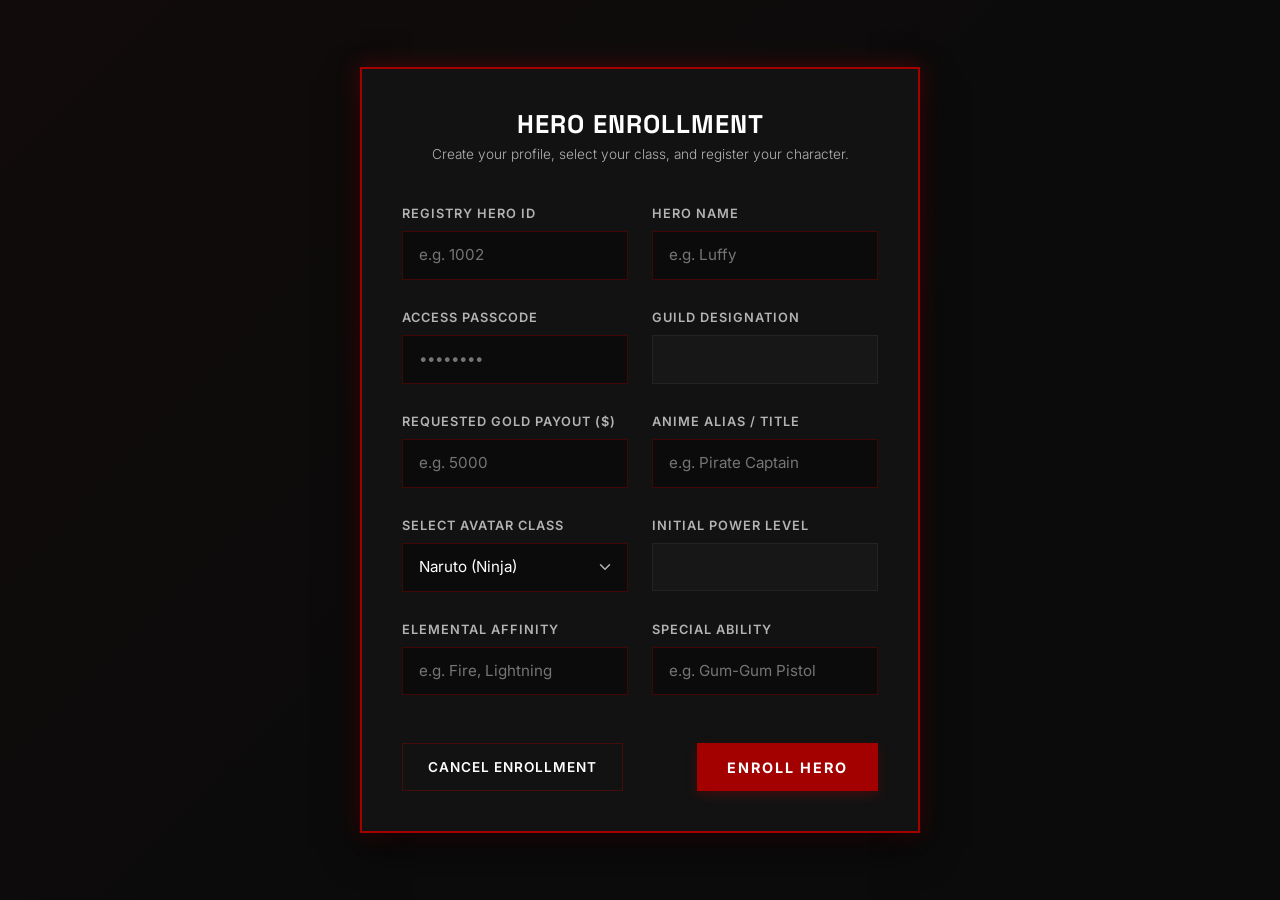
<file: src/main/resources/templates/register.html>
<!DOCTYPE html>
<html xmlns:th="https://www.thymeleaf.org">
<head>
    <meta charset="UTF-8">
    <meta name="viewport" content="width=device-width, initial-scale=1.0">
    <title>Hero Enrollment | Guild Register</title>
    <!-- Google Fonts: Space Grotesk & Inter -->
    <link rel="preconnect" href="https://fonts.googleapis.com">
    <link rel="preconnect" href="https://fonts.gstatic.com" crossorigin>
    <link href="https://fonts.googleapis.com/css2?family=Inter:wght@300;400;600&family=Space+Grotesk:wght@700&display=swap" rel="stylesheet">
    <!-- Bootstrap CSS -->
    <link href="https://cdn.jsdelivr.net/npm/bootstrap@5.3.3/dist/css/bootstrap.min.css" rel="stylesheet" integrity="sha384-QWTKZyjpPEjISv5WaRU9OFeRpok6YctnYmDr5pNlyT2bRjXh0JMhjY6hW+ALEwIH" crossorigin="anonymous">
    
    <style>
        :root {
            --bg-primary: #0B0B0B;
            --bg-secondary: #121212;
            --accent-crimson: #A30000;
            --accent-crimson-glow: rgba(163, 0, 0, 0.45);
            --text-primary: #FFFFFF;
            --text-secondary: #B3B3B3;
            --border-color: rgba(163, 0, 0, 0.35);
        }

        body {
            background-color: var(--bg-primary);
            color: var(--text-secondary);
            font-family: 'Inter', sans-serif;
            min-height: 100vh;
            display: flex;
            align-items: center;
            justify-content: center;
            padding: 40px 0;
            overflow-x: hidden;
            position: relative;
        }

        /* Diagonal visual textures */
        body::before {
            content: '';
            position: absolute;
            top: 0; left: 0; right: 0; height: 100%;
            background: linear-gradient(135deg, rgba(163, 0, 0, 0.04) 0%, transparent 60%);
            pointer-events: none;
            z-index: 0;
        }

        .register-container {
            width: 100%;
            max-width: 600px;
            padding: 20px;
            z-index: 10;
        }

        .register-card {
            background: var(--bg-secondary);
            border: 2px solid var(--accent-crimson);
            border-radius: 0;
            padding: 40px;
            box-shadow: 0 15px 35px rgba(0, 0, 0, 0.65), 
                        0 0 20px var(--accent-crimson-glow);
            transition: all 0.25s ease;
        }

        .panel-heading {
            font-family: 'Space Grotesk', sans-serif;
            font-weight: 700;
            font-size: 1.6rem;
            margin-bottom: 5px;
            color: var(--text-primary);
            text-transform: uppercase;
            text-align: center;
            letter-spacing: 1px;
        }

        .panel-subheading {
            color: var(--text-secondary);
            font-size: 0.85rem;
            text-align: center;
            margin-bottom: 35px;
            font-weight: 300;
        }

        /* Form styling */
        .form-label {
            color: var(--text-secondary);
            font-size: 0.8rem;
            text-transform: uppercase;
            letter-spacing: 1px;
            font-weight: 600;
            margin-bottom: 8px;
        }

        .form-control-cyber {
            background: #0B0B0B;
            border: 1px solid var(--border-color);
            border-radius: 0;
            color: var(--text-primary);
            padding: 12px 16px;
            font-size: 0.95rem;
            transition: all 0.25s ease;
            width: 100%;
        }

        .form-control-cyber:focus {
            background: #000;
            border-color: var(--accent-crimson);
            box-shadow: 0 0 12px var(--accent-crimson-glow);
            outline: none;
            color: #fff;
        }

        .form-control-cyber:disabled, .form-control-cyber[readonly] {
            background: rgba(255, 255, 255, 0.02);
            border-color: rgba(255, 255, 255, 0.05);
            color: rgba(255, 255, 255, 0.3);
        }

        /* Dropdown custom look */
        select.form-control-cyber {
            appearance: none;
            background-image: url("data:image/svg+xml,%3csvg xmlns='http://www.w3.org/2000/svg' viewBox='0 0 16 16'%3e%3cpath fill='none' stroke='%23B3B3B3' stroke-linecap='round' stroke-linejoin='round' stroke-width='2' d='m2 5 6 6 6-6'/%3e%3c/svg%3e");
            background-repeat: no-repeat;
            background-position: right 16px center;
            background-size: 12px;
            padding-right: 40px;
        }

        .btn-cyber {
            background: var(--accent-crimson);
            border: none;
            border-radius: 0;
            color: #fff;
            padding: 14px 30px;
            font-size: 0.9rem;
            font-weight: 700;
            text-transform: uppercase;
            letter-spacing: 2px;
            transition: all 0.25s ease;
            box-shadow: 0 4px 10px rgba(163, 0, 0, 0.3);
            height: 48px;
        }

        .btn-cyber:hover {
            background: #c30000;
            box-shadow: 0 0 15px var(--accent-crimson-glow);
        }

        .btn-secondary-cyber {
            background: transparent;
            border: 1px solid var(--border-color);
            border-radius: 0;
            color: var(--text-primary);
            padding: 12px 25px;
            font-size: 0.85rem;
            font-weight: 600;
            text-decoration: none;
            transition: all 0.25s ease;
            display: inline-flex;
            align-items: center;
            justify-content: center;
            text-transform: uppercase;
            letter-spacing: 1px;
            height: 48px;
        }

        .btn-secondary-cyber:hover {
            background: rgba(255, 255, 255, 0.05);
            border-color: #fff;
            color: #fff;
        }

        /* Mobile Adjustments */
        @media (max-width: 576px) {
            .register-card {
                padding: 30px 20px;
            }
            .panel-heading {
                font-size: 1.4rem;
            }
            .d-flex-mobile {
                flex-direction: column-reverse;
                gap: 15px;
            }
            .d-flex-mobile a, .d-flex-mobile button {
                width: 100%;
            }
        }
    </style>
</head>
<body>

    <div class="register-container">
        <div class="register-card">
            
            <h2 class="panel-heading">Hero Enrollment</h2>
            <p class="panel-subheading">Create your profile, select your class, and register your character.</p>

            <form class="row g-4" th:action="@{/register}" th:object="${employee}" method="POST">
                
                <div class="col-md-6">
                    <label for="id" class="form-label">Registry Hero ID</label>
                    <input type="number" class="form-control-cyber" id="id" th:field="*{id}" required placeholder="e.g. 1002">
                </div>
                
                <div class="col-md-6">
                    <label for="name" class="form-label">Hero Name</label>
                    <input type="text" class="form-control-cyber" id="name" th:field="*{name}" required placeholder="e.g. Luffy">
                </div>

                <div class="col-md-6">
                    <label for="password" class="form-label">Access Passcode</label>
                    <input type="password" class="form-control-cyber" id="password" th:field="*{password}" required placeholder="••••••••">
                </div>

                <div class="col-md-6">
                    <label for="designation" class="form-label">Guild Designation</label>
                    <input type="text" class="form-control-cyber" id="designation" th:field="*{designation}" readonly>
                </div>

                <div class="col-md-6">
                    <label for="salary" class="form-label">Requested Gold Payout ($)</label>
                    <input type="number" step="0.01" class="form-control-cyber" id="salary" th:field="*{Salary}" required placeholder="e.g. 5000">
                </div>

                <div class="col-md-6">
                    <label for="animeAlias" class="form-label">Anime Alias / Title</label>
                    <input type="text" class="form-control-cyber" id="animeAlias" th:field="*{animeAlias}" placeholder="e.g. Pirate Captain">
                </div>

                <div class="col-md-6">
                    <label for="avatar" class="form-label">Select Avatar Class</label>
                    <select class="form-control-cyber" id="avatar" th:field="*{avatar}">
                        <option value="naruto">Naruto (Ninja)</option>
                        <option value="luffy">Luffy (Pirate)</option>
                        <option value="gojo">Gojo (Sorcerer)</option>
                        <option value="nezuko">Nezuko (Demon)</option>
                    </select>
                </div>

                <div class="col-md-6">
                    <label for="powerLevel" class="form-label">Initial Power Level</label>
                    <input type="number" class="form-control-cyber" id="powerLevel" th:field="*{powerLevel}" readonly>
                </div>

                <div class="col-md-6">
                    <label for="magicElement" class="form-label">Elemental Affinity</label>
                    <input type="text" class="form-control-cyber" id="magicElement" th:field="*{magicElement}" placeholder="e.g. Fire, Lightning">
                </div>

                <div class="col-md-6">
                    <label for="specialAbility" class="form-label">Special Ability</label>
                    <input type="text" class="form-control-cyber" id="specialAbility" th:field="*{specialAbility}" placeholder="e.g. Gum-Gum Pistol">
                </div>

                <div class="col-12 mt-5 d-flex d-flex-mobile justify-content-between align-items-center">
                    <a th:href="@{/}" class="btn-secondary-cyber">Cancel Enrollment</a>
                    <button type="submit" class="btn-cyber">Enroll Hero</button>
                </div>
            </form>
            
        </div>
    </div>

    <!-- Bootstrap Bundle -->
    <script src="https://cdn.jsdelivr.net/npm/bootstrap@5.3.3/dist/js/bootstrap.bundle.min.js" integrity="sha384-YvpcrYf0tY3lHB60NNkmXc5s9fDVZLESaAA55NDzOxhy9GkcIdslK1eN7N6jIeHz" crossorigin="anonymous"></script>
</body>
</html>
</file>
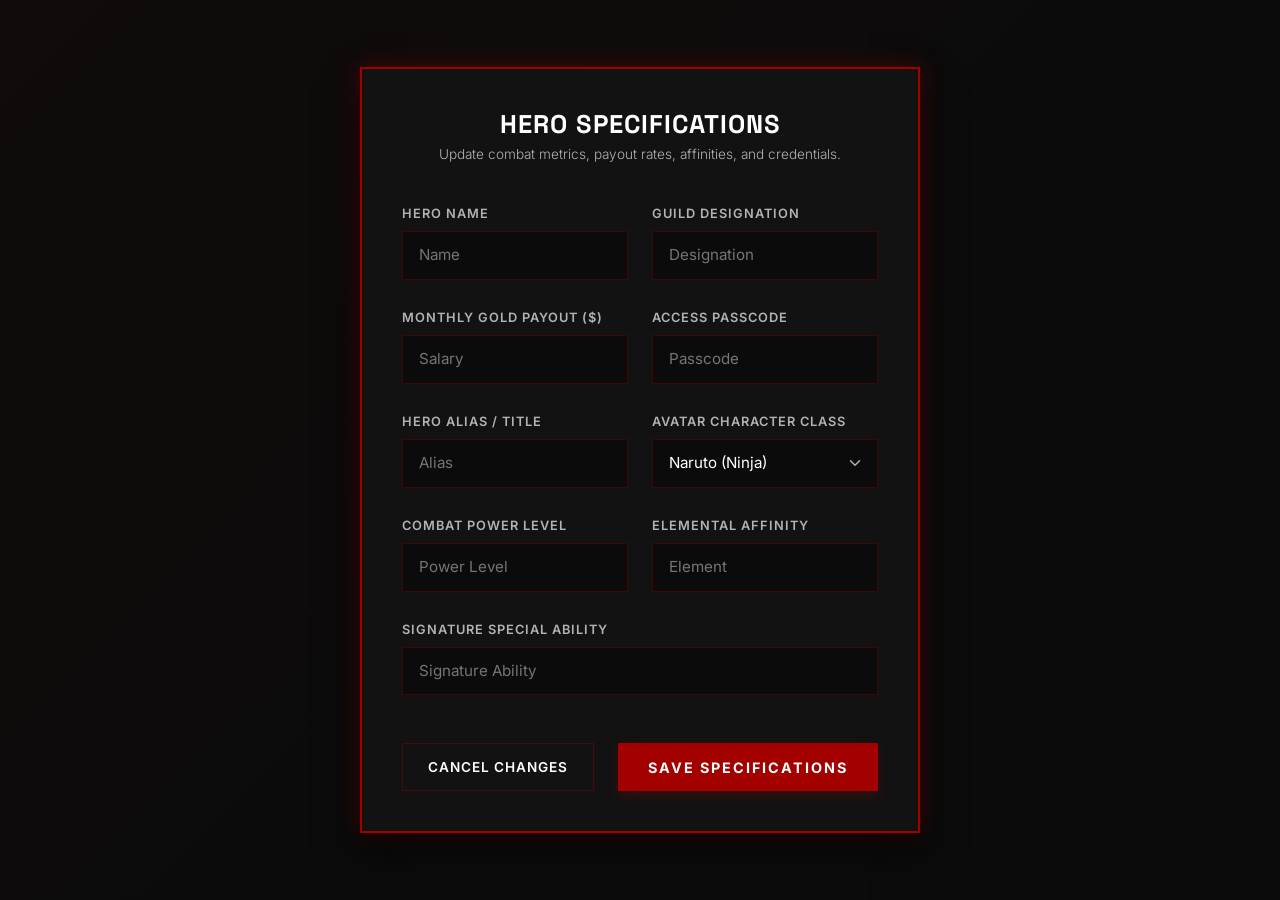
<file: src/main/resources/templates/update.html>
<!DOCTYPE html>
<html xmlns:th="https://www.thymeleaf.org">
<head>
    <meta charset="UTF-8">
    <meta name="viewport" content="width=device-width, initial-scale=1.0">
    <title>Hero Specification Updates | Guild Register</title>
    <!-- Google Fonts: Space Grotesk & Inter -->
    <link rel="preconnect" href="https://fonts.googleapis.com">
    <link rel="preconnect" href="https://fonts.gstatic.com" crossorigin>
    <link href="https://fonts.googleapis.com/css2?family=Inter:wght@300;400;600&family=Space+Grotesk:wght@700&display=swap" rel="stylesheet">
    <!-- Bootstrap CSS -->
    <link href="https://cdn.jsdelivr.net/npm/bootstrap@5.3.3/dist/css/bootstrap.min.css" rel="stylesheet" integrity="sha384-QWTKZyjpPEjISv5WaRU9OFeRpok6YctnYmDr5pNlyT2bRjXh0JMhjY6hW+ALEwIH" crossorigin="anonymous">
    
    <style>
        :root {
            --bg-primary: #0B0B0B;
            --bg-secondary: #121212;
            --accent-crimson: #A30000;
            --accent-crimson-glow: rgba(163, 0, 0, 0.45);
            --text-primary: #FFFFFF;
            --text-secondary: #B3B3B3;
            --border-color: rgba(163, 0, 0, 0.35);
        }

        body {
            background-color: var(--bg-primary);
            color: var(--text-secondary);
            font-family: 'Inter', sans-serif;
            min-height: 100vh;
            display: flex;
            align-items: center;
            justify-content: center;
            padding: 40px 0;
            overflow-x: hidden;
            position: relative;
        }

        /* Diagonal visual textures */
        body::before {
            content: '';
            position: absolute;
            top: 0; left: 0; right: 0; height: 100%;
            background: linear-gradient(135deg, rgba(163, 0, 0, 0.04) 0%, transparent 60%);
            pointer-events: none;
            z-index: 0;
        }

        .update-container {
            width: 100%;
            max-width: 600px;
            padding: 20px;
            z-index: 10;
        }

        .update-card {
            background: var(--bg-secondary);
            border: 2px solid var(--accent-crimson);
            border-radius: 0;
            padding: 40px;
            box-shadow: 0 15px 35px rgba(0, 0, 0, 0.65), 
                        0 0 20px var(--accent-crimson-glow);
            transition: all 0.25s ease;
        }

        .panel-heading {
            font-family: 'Space Grotesk', sans-serif;
            font-weight: 700;
            font-size: 1.6rem;
            margin-bottom: 5px;
            color: var(--text-primary);
            text-transform: uppercase;
            text-align: center;
            letter-spacing: 1px;
        }

        .panel-subheading {
            color: var(--text-secondary);
            font-size: 0.85rem;
            text-align: center;
            margin-bottom: 35px;
            font-weight: 300;
        }

        /* Form styling */
        .form-label {
            color: var(--text-secondary);
            font-size: 0.8rem;
            text-transform: uppercase;
            letter-spacing: 1px;
            font-weight: 600;
            margin-bottom: 8px;
        }

        .form-control-cyber {
            background: #0B0B0B;
            border: 1px solid var(--border-color);
            border-radius: 0;
            color: var(--text-primary);
            padding: 12px 16px;
            font-size: 0.95rem;
            transition: all 0.25s ease;
            width: 100%;
        }

        .form-control-cyber:focus {
            background: #000;
            border-color: var(--accent-crimson);
            box-shadow: 0 0 12px var(--accent-crimson-glow);
            outline: none;
            color: #fff;
        }

        /* Dropdown custom look */
        select.form-control-cyber {
            appearance: none;
            background-image: url("data:image/svg+xml,%3csvg xmlns='http://www.w3.org/2000/svg' viewBox='0 0 16 16'%3e%3cpath fill='none' stroke='%23B3B3B3' stroke-linecap='round' stroke-linejoin='round' stroke-width='2' d='m2 5 6 6 6-6'/%3e%3c/svg%3e");
            background-repeat: no-repeat;
            background-position: right 16px center;
            background-size: 12px;
            padding-right: 40px;
        }

        .btn-cyber {
            background: var(--accent-crimson);
            border: none;
            border-radius: 0;
            color: #fff;
            padding: 14px 30px;
            font-size: 0.9rem;
            font-weight: 700;
            text-transform: uppercase;
            letter-spacing: 2px;
            transition: all 0.25s ease;
            box-shadow: 0 4px 10px rgba(163, 0, 0, 0.3);
            height: 48px;
        }

        .btn-cyber:hover {
            background: #c30000;
            box-shadow: 0 0 15px var(--accent-crimson-glow);
        }

        .btn-secondary-cyber {
            background: transparent;
            border: 1px solid var(--border-color);
            border-radius: 0;
            color: var(--text-primary);
            padding: 12px 25px;
            font-size: 0.85rem;
            font-weight: 600;
            text-decoration: none;
            transition: all 0.25s ease;
            display: inline-flex;
            align-items: center;
            justify-content: center;
            text-transform: uppercase;
            letter-spacing: 1px;
            height: 48px;
        }

        .btn-secondary-cyber:hover {
            background: rgba(255, 255, 255, 0.05);
            border-color: #fff;
            color: #fff;
        }

        /* Mobile Adjustments */
        @media (max-width: 576px) {
            .update-card {
                padding: 30px 20px;
            }
            .panel-heading {
                font-size: 1.4rem;
            }
            .d-flex-mobile {
                flex-direction: column-reverse;
                gap: 15px;
            }
            .d-flex-mobile a, .d-flex-mobile button {
                width: 100%;
            }
        }
    </style>
</head>
<body>

    <div class="update-container">
        <!-- Render card with sharp border styling -->
        <div class="update-card">
            
            <h2 class="panel-heading">Hero Specifications</h2>
            <p class="panel-subheading">Update combat metrics, payout rates, affinities, and credentials.</p>

            <form class="row g-4" th:action="@{/employees/{id} (id=${employees2.id})}" th:object="${employees2}" method="POST">
                
                <div class="col-md-6">
                    <label for="name" class="form-label">Hero Name</label>
                    <input type="text" class="form-control-cyber" id="name" th:field="*{name}" required placeholder="Name">
                </div>

                <div class="col-md-6">
                    <label for="designation" class="form-label">Guild Designation</label>
                    <input type="text" class="form-control-cyber" id="designation" th:field="*{designation}" required placeholder="Designation">
                </div>

                <div class="col-md-6">
                    <label for="salary" class="form-label">Monthly Gold Payout ($)</label>
                    <input type="number" step="0.01" class="form-control-cyber" id="salary" th:field="*{Salary}" required placeholder="Salary">
                </div>

                <div class="col-md-6">
                    <label for="password" class="form-label">Access Passcode</label>
                    <input type="text" class="form-control-cyber" id="password" th:field="*{password}" required placeholder="Passcode">
                </div>

                <div class="col-md-6">
                    <label for="animeAlias" class="form-label">Hero Alias / Title</label>
                    <input type="text" class="form-control-cyber" id="animeAlias" th:field="*{animeAlias}" placeholder="Alias">
                </div>

                <div class="col-md-6">
                    <label for="avatar" class="form-label">Avatar Character Class</label>
                    <select class="form-control-cyber" id="avatar" th:field="*{avatar}">
                        <option value="naruto">Naruto (Ninja)</option>
                        <option value="luffy">Luffy (Pirate)</option>
                        <option value="gojo">Gojo (Sorcerer)</option>
                        <option value="nezuko">Nezuko (Demon)</option>
                    </select>
                </div>

                <div class="col-md-6">
                    <label for="powerLevel" class="form-label">Combat Power Level</label>
                    <input type="number" class="form-control-cyber" id="powerLevel" th:field="*{powerLevel}" required placeholder="Power Level">
                </div>

                <div class="col-md-6">
                    <label for="magicElement" class="form-label">Elemental Affinity</label>
                    <input type="text" class="form-control-cyber" id="magicElement" th:field="*{magicElement}" placeholder="Element">
                </div>

                <div class="col-12">
                    <label for="specialAbility" class="form-label">Signature Special Ability</label>
                    <input type="text" class="form-control-cyber" id="specialAbility" th:field="*{specialAbility}" placeholder="Signature Ability">
                </div>

                <div class="col-12 mt-5 d-flex d-flex-mobile justify-content-between align-items-center">
                    <a th:href="@{/profile}" class="btn-secondary-cyber">Cancel Changes</a>
                    <button type="submit" class="btn-cyber">Save Specifications</button>
                </div>
            </form>
            
        </div>
    </div>

    <!-- Bootstrap Bundle -->
    <script src="https://cdn.jsdelivr.net/npm/bootstrap@5.3.3/dist/js/bootstrap.bundle.min.js" integrity="sha384-YvpcrYf0tY3lHB60NNkmXc5s9fDVZLESaAA55NDzOxhy9GkcIdslK1eN7N6jIeHz" crossorigin="anonymous"></script>
</body>
</html>
</file>
